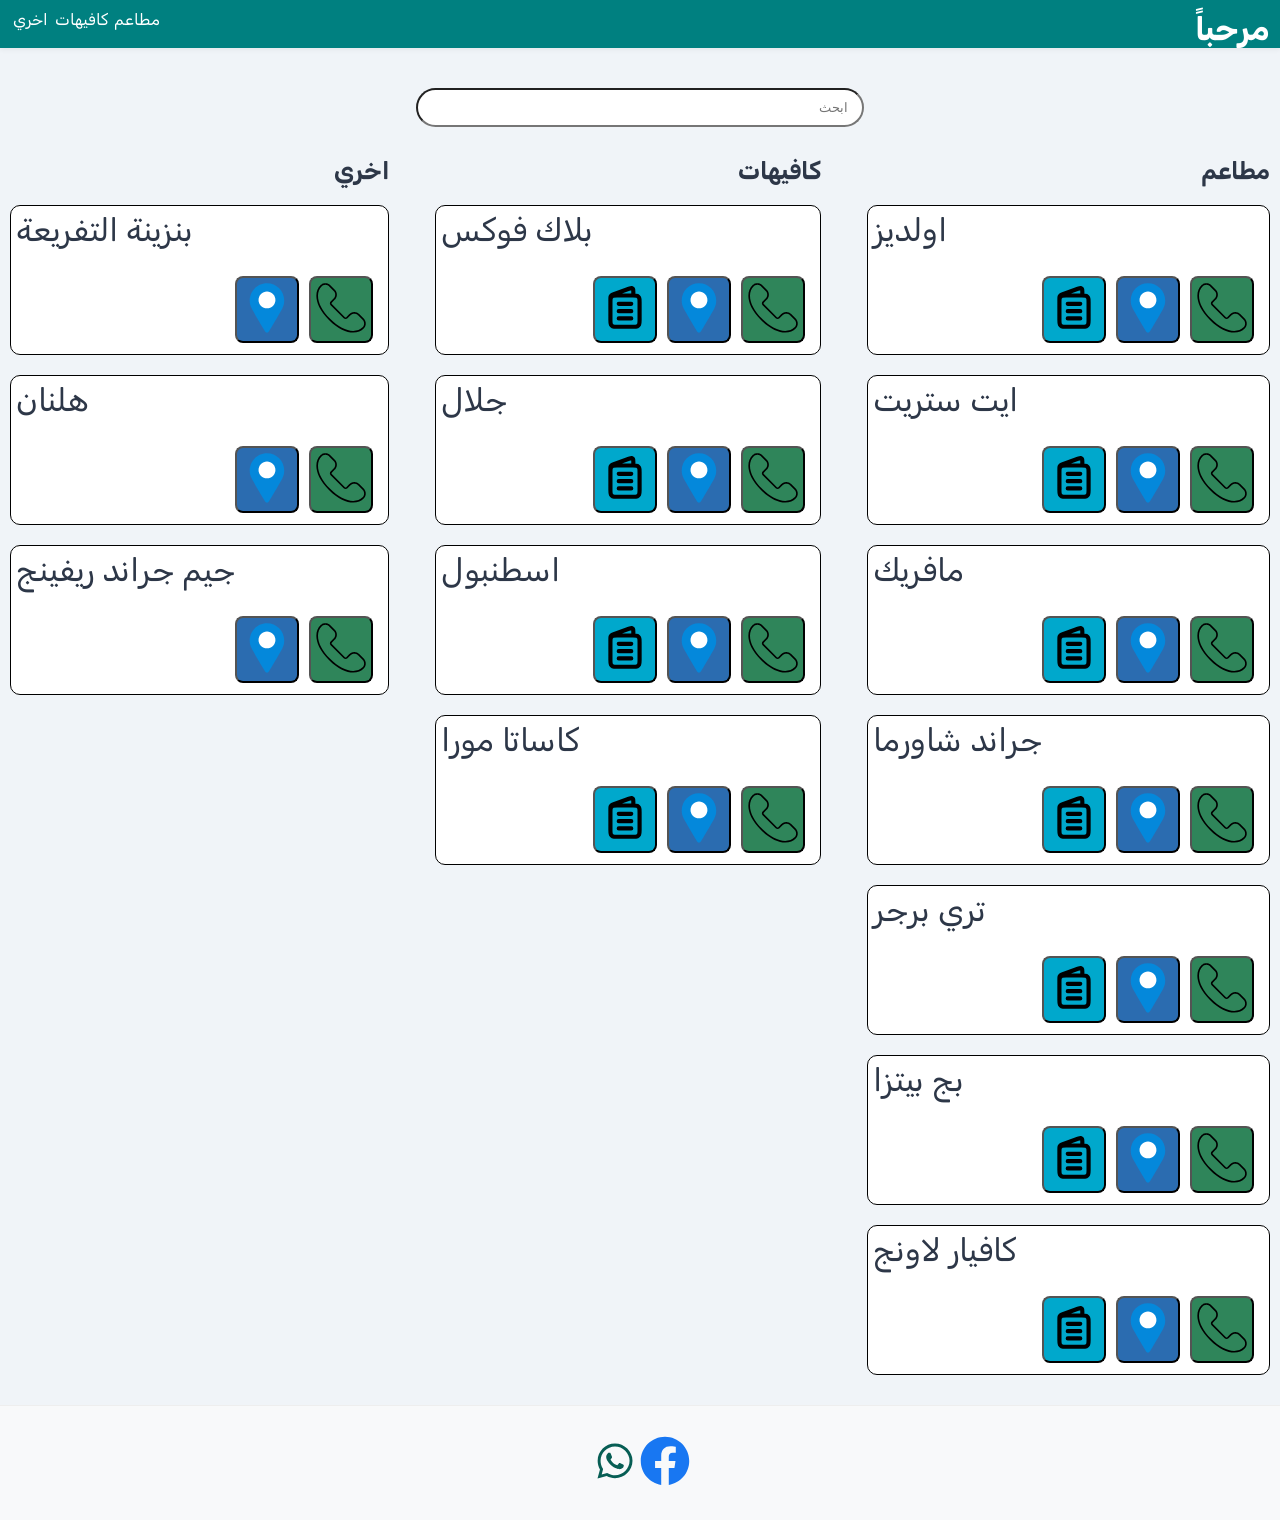
<file: code/HTML/index.html>
<!DOCTYPE html>
<html lang="en">
<head>
    <meta charset="UTF-8">
    <link rel="stylesheet" href="../CSS/style.css">
    <link rel="stylesheet" href="../CSS/footer.css">
    <link rel="stylesheet" href="../CSS/color2.css">
    <link rel="stylesheet" href="../CSS/phon.css">
    <title>دليل التفريعة السياحي</title>
</head>
<body>
    <header class="header">
        <h1 id="hello">مرحباً</h1>
            <button class="hum">
            <div class="one"></div>
            <div class="two"></div>
            <div class="three"></div>
            </button>
        <ul class="uol">
            <li><a href="#restaurants">مطاعم</a></li>
            <li><a href="#cafe">كافيهات</a></li>
            <li><a href="#other">اخري</a></li>
        </ul>
    </header>
    <div class="list"></div>
    <form class="search1">
        <input type="text" class="search" placeholder=" ابحث">
    </form>
    <main class="main">
        <section id="restaurants">
            <h2>مطاعم</h2>
        </section>
        <section id="cafe">
            <h2>كافيهات</h2>
        </section>
        <section id="other">
            <h2>اخري</h2>
        </section>
    </main>
    <footer>
        <a href="" style="--color: #1877F2" class="fb">
            <svg xmlns="http://www.w3.org/2000/svg" viewBox="0 0 512 512"><!--!Font Awesome Free v5.15.4 by @fontawesome - https://fontawesome.com License - https://fontawesome.com/license/free Copyright 2026 Fonticons, Inc.--><path d="M504 256C504 119 393 8 256 8S8 119 8 256c0 123.78 90.69 226.38 209.25 245V327.69h-63V256h63v-54.64c0-62.15 37-96.48 93.67-96.48 27.14 0 55.52 4.84 55.52 4.84v61h-31.28c-30.8 0-40.41 19.12-40.41 38.73V256h68.78l-11 71.69h-57.78V501C413.31 482.38 504 379.78 504 256z"/></svg>
        </a>
        <a href="" style="--color:#075E54" class="wa">
            <svg xmlns="http://www.w3.org/2000/svg" viewBox="0 0 640 640"><!--!Font Awesome Free v7.3.0 by @fontawesome - https://fontawesome.com License - https://fontawesome.com/license/free Copyright 2026 Fonticons, Inc.--><path d="M476.9 161.1C435 119.1 379.2 96 319.9 96C197.5 96 97.9 195.6 97.9 318C97.9 357.1 108.1 395.3 127.5 429L96 544L213.7 513.1C246.1 530.8 282.6 540.1 319.8 540.1L319.9 540.1C442.2 540.1 544 440.5 544 318.1C544 258.8 518.8 203.1 476.9 161.1zM319.9 502.7C286.7 502.7 254.2 493.8 225.9 477L219.2 473L149.4 491.3L168 423.2L163.6 416.2C145.1 386.8 135.4 352.9 135.4 318C135.4 216.3 218.2 133.5 320 133.5C369.3 133.5 415.6 152.7 450.4 187.6C485.2 222.5 506.6 268.8 506.5 318.1C506.5 419.9 421.6 502.7 319.9 502.7zM421.1 364.5C415.6 361.7 388.3 348.3 383.2 346.5C378.1 344.6 374.4 343.7 370.7 349.3C367 354.9 356.4 367.3 353.1 371.1C349.9 374.8 346.6 375.3 341.1 372.5C308.5 356.2 287.1 343.4 265.6 306.5C259.9 296.7 271.3 297.4 281.9 276.2C283.7 272.5 282.8 269.3 281.4 266.5C280 263.7 268.9 236.4 264.3 225.3C259.8 214.5 255.2 216 251.8 215.8C248.6 215.6 244.9 215.6 241.2 215.6C237.5 215.6 231.5 217 226.4 222.5C221.3 228.1 207 241.5 207 268.8C207 296.1 226.9 322.5 229.6 326.2C232.4 329.9 268.7 385.9 324.4 410C359.6 425.2 373.4 426.5 391 423.9C401.7 422.3 423.8 410.5 428.4 397.5C433 384.5 433 373.4 431.6 371.1C430.3 368.6 426.6 367.2 421.1 364.5z"/></svg>
        </a>
    </footer>

    <div class="svg">
        <svg xmlns="http://www.w3.org/2000/svg" xmlns:xlink="http://www.w3.org/1999/xlink" version="1.1" width="256" height="256" viewBox="0 0 256 256" xml:space="preserve" class="location2">
<g style="stroke: none; stroke-width: 0; stroke-dasharray: none; stroke-linecap: butt; stroke-linejoin: miter; stroke-miterlimit: 10; fill: none; fill-rule: nonzero; opacity: 1;" transform="translate(1.4065934065934016 1.4065934065934016) scale(2.81 2.81)">
	<path d="M 45 90 c -1.415 0 -2.725 -0.748 -3.444 -1.966 l -4.385 -7.417 C 28.167 65.396 19.664 51.02 16.759 45.189 c -2.112 -4.331 -3.175 -8.955 -3.175 -13.773 C 13.584 14.093 27.677 0 45 0 c 17.323 0 31.416 14.093 31.416 31.416 c 0 4.815 -1.063 9.438 -3.157 13.741 c -0.025 0.052 -0.053 0.104 -0.08 0.155 c -2.961 5.909 -11.41 20.193 -20.353 35.309 l -4.382 7.413 C 47.725 89.252 46.415 90 45 90 z" style="stroke: none; stroke-width: 1; stroke-dasharray: none; stroke-linecap: butt; stroke-linejoin: miter; stroke-miterlimit: 10; fill: rgb(4,136,219); fill-rule: nonzero; opacity: 1;" transform=" matrix(1 0 0 1 0 0) " stroke-linecap="round"/>
	<path d="M 45 45.678 c -8.474 0 -15.369 -6.894 -15.369 -15.368 S 36.526 14.941 45 14.941 c 8.474 0 15.368 6.895 15.368 15.369 S 53.474 45.678 45 45.678 z" style="stroke: none; stroke-width: 1; stroke-dasharray: none; stroke-linecap: butt; stroke-linejoin: miter; stroke-miterlimit: 10; fill: rgb(255,255,255); fill-rule: nonzero; opacity: 1;" transform=" matrix(1 0 0 1 0 0) " stroke-linecap="round"/>
</g>
</svg>
<svg xmlns="http://www.w3.org/2000/svg" xmlns:xlink="http://www.w3.org/1999/xlink" version="1.1" width="256" height="256" viewBox="0 0 256 256" xml:space="preserve" class="call2">
<g style="stroke: none; stroke-width: 0; stroke-dasharray: none; stroke-linecap: butt; stroke-linejoin: miter; stroke-miterlimit: 10; fill: none; fill-rule: nonzero; opacity: 1;" transform="translate(1.4065934065934016 1.4065934065934016) scale(2.81 2.81)">
	<path d="M 16.639 2.864 c 0.071 0 0.142 0.001 0.215 0.003 c 0.131 0.003 0.261 0.011 0.388 0.019 c 0.171 0.011 0.342 0.024 0.513 0.044 c 0.137 0.016 0.273 0.038 0.409 0.059 c 0.162 0.026 0.323 0.051 0.487 0.086 c 0.129 0.027 0.255 0.061 0.425 0.104 l 0.056 0.015 c 0.133 0.034 0.266 0.067 0.398 0.108 c 0.123 0.038 0.244 0.084 0.366 0.128 l 0.076 0.028 l 0.124 0.045 c 0.098 0.035 0.197 0.07 0.294 0.11 c 0.122 0.051 0.242 0.11 0.362 0.168 l 0.094 0.045 l 0.165 0.078 c 0.072 0.034 0.144 0.066 0.215 0.104 c 0.125 0.067 0.246 0.143 0.368 0.217 l 0.099 0.061 l 0.192 0.115 c 0.047 0.028 0.096 0.054 0.143 0.086 c 0.153 0.102 0.3 0.217 0.447 0.33 l 0.054 0.041 c 0.067 0.051 0.135 0.101 0.203 0.15 l 0.059 0.042 c 0.257 0.21 0.499 0.429 0.72 0.649 l 8.159 8.159 c 0.221 0.221 0.439 0.463 0.641 0.709 l 0.053 0.072 c 0.049 0.068 0.098 0.135 0.149 0.202 l 0.046 0.061 c 0.111 0.145 0.223 0.288 0.324 0.44 c 0.032 0.048 0.059 0.098 0.088 0.147 l 0.112 0.188 l 0.063 0.103 c 0.074 0.12 0.149 0.24 0.215 0.365 c 0.038 0.071 0.071 0.144 0.104 0.216 l 0.077 0.163 l 0.046 0.096 c 0.057 0.119 0.116 0.238 0.167 0.36 c 0.04 0.095 0.073 0.192 0.108 0.289 l 0.046 0.127 l 0.028 0.076 c 0.045 0.122 0.09 0.244 0.129 0.37 c 0.04 0.128 0.072 0.258 0.105 0.388 l 0.024 0.095 c 0.034 0.132 0.069 0.264 0.098 0.399 c 0.034 0.159 0.059 0.319 0.084 0.48 c 0.022 0.138 0.044 0.275 0.06 0.415 c 0.02 0.17 0.032 0.34 0.043 0.509 c 0.008 0.13 0.016 0.259 0.019 0.389 c 0.004 0.179 0.003 0.358 -0.002 0.536 c -0.004 0.121 -0.009 0.242 -0.017 0.364 c -0.012 0.187 -0.03 0.373 -0.052 0.555 c -0.014 0.111 -0.03 0.222 -0.048 0.334 c -0.031 0.194 -0.065 0.386 -0.107 0.577 c -0.02 0.09 -0.043 0.178 -0.073 0.297 c -0.05 0.199 -0.104 0.398 -0.166 0.593 c -0.016 0.051 -0.035 0.101 -0.053 0.152 l -0.038 0.106 c -0.072 0.204 -0.146 0.407 -0.231 0.605 l -0.037 0.079 l -0.064 0.137 c -0.096 0.209 -0.194 0.416 -0.316 0.637 l -0.087 0.148 c -0.145 0.253 -0.259 0.439 -0.365 0.597 c -0.034 0.045 -0.067 0.09 -0.099 0.135 c -0.186 0.266 -0.343 0.474 -0.494 0.654 c -0.229 0.274 -0.408 0.473 -0.58 0.645 l -5.52 5.52 c -1.876 1.876 -1.876 4.927 0 6.803 l 23.86 23.86 c 0.909 0.909 2.117 1.409 3.402 1.409 c 1.285 0 2.493 -0.5 3.402 -1.409 l 5.52 -5.52 c 0.172 -0.172 0.371 -0.351 0.645 -0.581 c 0.181 -0.151 0.389 -0.309 0.654 -0.495 c 0.043 -0.03 0.085 -0.061 0.133 -0.097 c 0.16 -0.108 0.348 -0.223 0.604 -0.37 l 0.158 -0.095 c 0.204 -0.112 0.413 -0.21 0.624 -0.307 l 0.135 -0.063 l 0.074 -0.035 c 0.201 -0.086 0.405 -0.161 0.613 -0.234 l 0.106 -0.038 c 0.048 -0.017 0.096 -0.035 0.145 -0.051 c 0.198 -0.063 0.397 -0.117 0.629 -0.176 c 0.087 -0.022 0.174 -0.045 0.262 -0.064 c 0.193 -0.042 0.386 -0.077 0.583 -0.108 c 0.109 -0.017 0.218 -0.034 0.326 -0.047 c 0.187 -0.023 0.373 -0.04 0.565 -0.053 c 0.119 -0.008 0.239 -0.013 0.357 -0.017 c 0.108 -0.003 0.216 -0.005 0.325 -0.005 c 0.071 0 0.142 0.001 0.214 0.003 c 0.13 0.003 0.26 0.011 0.388 0.019 c 0.171 0.011 0.341 0.024 0.513 0.044 c 0.137 0.016 0.273 0.038 0.409 0.059 c 0.162 0.026 0.323 0.051 0.486 0.086 c 0.128 0.027 0.255 0.061 0.425 0.104 l 0.056 0.014 c 0.133 0.034 0.266 0.067 0.398 0.108 c 0.123 0.038 0.244 0.084 0.366 0.128 l 0.076 0.028 l 0.124 0.045 c 0.098 0.035 0.197 0.07 0.295 0.11 c 0.122 0.051 0.241 0.11 0.361 0.167 l 0.095 0.045 l 0.165 0.078 c 0.072 0.034 0.144 0.066 0.215 0.104 c 0.125 0.067 0.246 0.143 0.368 0.217 l 0.099 0.061 l 0.192 0.115 c 0.047 0.028 0.096 0.054 0.143 0.086 c 0.153 0.102 0.3 0.217 0.448 0.33 l 0.054 0.041 c 0.067 0.051 0.135 0.101 0.203 0.15 l 0.059 0.042 c 0.257 0.21 0.499 0.429 0.72 0.649 l 8.159 8.159 c 0.221 0.221 0.439 0.463 0.641 0.709 l 0.053 0.072 c 0.049 0.068 0.098 0.135 0.149 0.202 l 0.045 0.06 c 0.111 0.145 0.224 0.289 0.325 0.441 c 0.032 0.048 0.059 0.098 0.088 0.147 l 0.112 0.188 l 0.063 0.103 c 0.074 0.12 0.149 0.24 0.215 0.365 c 0.038 0.071 0.071 0.144 0.105 0.216 l 0.077 0.163 l 0.047 0.097 c 0.057 0.119 0.115 0.237 0.166 0.358 c 0.04 0.095 0.073 0.192 0.108 0.288 l 0.046 0.127 l 0.028 0.078 c 0.044 0.122 0.09 0.243 0.129 0.368 c 0.04 0.128 0.072 0.257 0.105 0.386 l 0.024 0.095 c 0.034 0.133 0.069 0.265 0.098 0.401 c 0.034 0.159 0.059 0.319 0.084 0.479 c 0.022 0.138 0.044 0.275 0.06 0.415 c 0.02 0.17 0.032 0.34 0.043 0.509 c 0.008 0.129 0.016 0.259 0.019 0.389 c 0.004 0.179 0.003 0.358 -0.002 0.535 c -0.004 0.121 -0.009 0.242 -0.017 0.364 c -0.012 0.187 -0.03 0.373 -0.052 0.555 c -0.014 0.111 -0.03 0.222 -0.048 0.334 c -0.031 0.194 -0.065 0.386 -0.107 0.577 c -0.02 0.09 -0.043 0.178 -0.073 0.297 c -0.05 0.2 -0.104 0.398 -0.166 0.593 c -0.016 0.051 -0.035 0.102 -0.053 0.152 l -0.038 0.106 c -0.072 0.204 -0.146 0.407 -0.231 0.605 l -0.037 0.079 l -0.064 0.137 c -0.096 0.209 -0.194 0.416 -0.316 0.637 l -0.087 0.148 c -0.145 0.253 -0.259 0.439 -0.365 0.597 c -0.034 0.045 -0.067 0.09 -0.099 0.135 c -0.186 0.266 -0.343 0.474 -0.494 0.653 c -0.229 0.274 -0.408 0.473 -0.58 0.645 l -0.026 0.026 l -0.026 0.027 c -3.996 4.199 -10.029 6.512 -16.988 6.512 c -12.981 0 -27.91 -7.839 -42.053 -22.089 C 10.839 50.511 3 35.464 3.138 22.403 C 3.21 15.59 5.522 9.675 9.649 5.749 l 0.027 -0.026 l 0.026 -0.026 c 0.172 -0.172 0.371 -0.351 0.645 -0.581 c 0.181 -0.151 0.389 -0.309 0.655 -0.495 c 0.043 -0.03 0.085 -0.061 0.133 -0.097 c 0.16 -0.108 0.348 -0.223 0.605 -0.37 l 0.158 -0.095 c 0.204 -0.112 0.413 -0.21 0.624 -0.307 l 0.135 -0.063 l 0.074 -0.035 c 0.201 -0.086 0.406 -0.161 0.613 -0.234 l 0.106 -0.038 c 0.049 -0.017 0.097 -0.035 0.145 -0.051 c 0.198 -0.063 0.397 -0.117 0.629 -0.176 c 0.087 -0.022 0.174 -0.045 0.262 -0.064 c 0.193 -0.042 0.386 -0.077 0.583 -0.108 c 0.109 -0.017 0.218 -0.034 0.325 -0.047 c 0.187 -0.023 0.373 -0.04 0.565 -0.053 c 0.119 -0.008 0.239 -0.013 0.357 -0.017 C 16.423 2.865 16.531 2.864 16.639 2.864 M 16.639 -0.136 c -0.138 0 -0.275 0.002 -0.413 0.006 c -0.157 0.005 -0.313 0.012 -0.469 0.022 c -0.244 0.016 -0.488 0.039 -0.731 0.069 C 14.883 -0.021 14.741 0 14.599 0.022 c -0.254 0.04 -0.506 0.086 -0.758 0.141 c -0.128 0.028 -0.255 0.061 -0.382 0.093 c -0.262 0.066 -0.522 0.137 -0.781 0.22 c -0.111 0.036 -0.221 0.077 -0.331 0.115 c -0.269 0.095 -0.536 0.194 -0.8 0.307 c -0.093 0.04 -0.184 0.085 -0.276 0.128 c -0.275 0.126 -0.548 0.257 -0.815 0.403 c -0.072 0.04 -0.142 0.084 -0.213 0.126 c -0.282 0.162 -0.56 0.329 -0.831 0.514 c -0.044 0.03 -0.086 0.065 -0.13 0.095 C 8.989 2.369 8.701 2.582 8.423 2.815 l 0 0 c -0.288 0.241 -0.572 0.49 -0.842 0.76 C -3.732 14.34 -4.744 39.272 23.096 66.904 c 16.498 16.622 32.035 22.96 44.167 22.96 c 8.188 0 14.824 -2.886 19.162 -7.444 c 0.27 -0.27 0.52 -0.554 0.76 -0.842 c 0 0 0 0 0 0 c 0.232 -0.277 0.444 -0.564 0.649 -0.855 c 0.032 -0.045 0.067 -0.088 0.098 -0.134 c 0.184 -0.27 0.35 -0.547 0.511 -0.827 c 0.042 -0.073 0.088 -0.144 0.128 -0.218 c 0.146 -0.266 0.276 -0.537 0.401 -0.811 c 0.043 -0.094 0.089 -0.186 0.13 -0.28 c 0.113 -0.262 0.211 -0.528 0.305 -0.796 c 0.039 -0.112 0.081 -0.223 0.117 -0.336 c 0.082 -0.257 0.153 -0.516 0.219 -0.777 c 0.033 -0.129 0.065 -0.257 0.094 -0.386 c 0.055 -0.25 0.1 -0.501 0.14 -0.754 c 0.023 -0.144 0.044 -0.287 0.062 -0.432 c 0.03 -0.242 0.052 -0.484 0.068 -0.727 c 0.01 -0.158 0.018 -0.315 0.022 -0.473 c 0.007 -0.233 0.008 -0.465 0.003 -0.698 c -0.004 -0.169 -0.013 -0.338 -0.024 -0.507 c -0.014 -0.222 -0.031 -0.444 -0.057 -0.665 c -0.021 -0.18 -0.049 -0.359 -0.077 -0.539 c -0.033 -0.21 -0.067 -0.419 -0.111 -0.627 c -0.04 -0.189 -0.089 -0.376 -0.137 -0.564 c -0.051 -0.197 -0.1 -0.393 -0.161 -0.587 c -0.061 -0.196 -0.133 -0.389 -0.203 -0.583 c -0.066 -0.182 -0.129 -0.365 -0.204 -0.545 c -0.084 -0.202 -0.181 -0.398 -0.276 -0.596 c -0.08 -0.167 -0.154 -0.335 -0.242 -0.498 c -0.111 -0.209 -0.238 -0.41 -0.361 -0.614 c -0.089 -0.146 -0.171 -0.296 -0.267 -0.439 c -0.15 -0.225 -0.317 -0.441 -0.483 -0.658 c -0.087 -0.114 -0.165 -0.232 -0.256 -0.343 c -0.265 -0.324 -0.548 -0.639 -0.85 -0.941 l -8.159 -8.159 c -0.302 -0.302 -0.617 -0.584 -0.941 -0.85 c -0.111 -0.091 -0.228 -0.168 -0.341 -0.255 c -0.218 -0.166 -0.434 -0.334 -0.66 -0.484 c -0.143 -0.095 -0.291 -0.176 -0.437 -0.265 c -0.204 -0.124 -0.406 -0.251 -0.615 -0.362 c -0.163 -0.087 -0.331 -0.162 -0.497 -0.241 c -0.198 -0.095 -0.396 -0.192 -0.598 -0.276 c -0.18 -0.075 -0.364 -0.138 -0.547 -0.205 c -0.193 -0.07 -0.384 -0.141 -0.58 -0.202 c -0.196 -0.061 -0.394 -0.111 -0.592 -0.162 c -0.186 -0.048 -0.372 -0.096 -0.559 -0.136 c -0.21 -0.044 -0.42 -0.079 -0.631 -0.112 c -0.178 -0.028 -0.356 -0.056 -0.535 -0.077 c -0.222 -0.026 -0.444 -0.043 -0.667 -0.057 c -0.169 -0.011 -0.337 -0.02 -0.506 -0.024 c -0.096 -0.002 -0.192 -0.003 -0.287 -0.003 c -0.138 0 -0.275 0.002 -0.413 0.006 c -0.157 0.005 -0.313 0.012 -0.469 0.022 c -0.244 0.016 -0.488 0.039 -0.731 0.069 c -0.143 0.018 -0.285 0.039 -0.428 0.061 c -0.254 0.04 -0.506 0.086 -0.758 0.141 c -0.128 0.028 -0.255 0.061 -0.382 0.093 c -0.262 0.066 -0.522 0.137 -0.781 0.22 c -0.111 0.036 -0.221 0.077 -0.331 0.115 c -0.269 0.095 -0.536 0.194 -0.8 0.307 c -0.093 0.04 -0.184 0.085 -0.276 0.128 c -0.275 0.126 -0.548 0.257 -0.815 0.403 c -0.072 0.04 -0.142 0.084 -0.213 0.126 c -0.282 0.162 -0.56 0.329 -0.831 0.514 c -0.044 0.03 -0.086 0.065 -0.13 0.095 c -0.293 0.205 -0.581 0.418 -0.859 0.651 l 0 0 c -0.288 0.241 -0.572 0.49 -0.842 0.76 l -5.52 5.52 c -0.354 0.354 -0.817 0.53 -1.28 0.53 c -0.463 0 -0.927 -0.177 -1.28 -0.53 L 28.272 37.867 c -0.707 -0.707 -0.707 -1.854 0 -2.561 l 5.52 -5.52 c 0.27 -0.27 0.52 -0.554 0.761 -0.842 c 0 0 0 0 0 0 c 0.232 -0.277 0.444 -0.564 0.649 -0.855 c 0.032 -0.045 0.067 -0.088 0.098 -0.134 c 0.184 -0.27 0.35 -0.547 0.511 -0.827 c 0.042 -0.073 0.088 -0.144 0.128 -0.218 c 0.146 -0.266 0.276 -0.537 0.401 -0.811 c 0.043 -0.094 0.089 -0.186 0.13 -0.28 c 0.113 -0.262 0.211 -0.528 0.305 -0.796 c 0.039 -0.112 0.081 -0.223 0.117 -0.336 c 0.082 -0.257 0.153 -0.516 0.219 -0.777 c 0.033 -0.129 0.065 -0.257 0.094 -0.386 c 0.055 -0.25 0.1 -0.501 0.14 -0.754 c 0.023 -0.144 0.044 -0.287 0.062 -0.432 c 0.03 -0.242 0.052 -0.484 0.068 -0.727 c 0.011 -0.158 0.018 -0.315 0.022 -0.473 c 0.007 -0.233 0.008 -0.465 0.003 -0.698 c -0.004 -0.169 -0.013 -0.338 -0.024 -0.507 c -0.014 -0.222 -0.031 -0.444 -0.057 -0.665 c -0.021 -0.18 -0.049 -0.359 -0.077 -0.539 c -0.033 -0.21 -0.068 -0.419 -0.111 -0.627 c -0.04 -0.189 -0.089 -0.376 -0.137 -0.564 c -0.051 -0.197 -0.1 -0.393 -0.161 -0.587 c -0.061 -0.196 -0.133 -0.389 -0.203 -0.583 c -0.066 -0.182 -0.129 -0.365 -0.204 -0.545 c -0.084 -0.202 -0.181 -0.398 -0.276 -0.596 c -0.08 -0.167 -0.154 -0.335 -0.242 -0.498 c -0.111 -0.209 -0.238 -0.41 -0.361 -0.614 c -0.089 -0.146 -0.171 -0.296 -0.267 -0.439 c -0.15 -0.225 -0.317 -0.441 -0.483 -0.658 c -0.087 -0.114 -0.165 -0.232 -0.256 -0.343 c -0.265 -0.324 -0.548 -0.639 -0.85 -0.941 l -8.159 -8.159 c -0.302 -0.302 -0.617 -0.584 -0.941 -0.85 c -0.111 -0.091 -0.228 -0.168 -0.342 -0.255 c -0.218 -0.166 -0.434 -0.334 -0.66 -0.484 c -0.143 -0.095 -0.291 -0.176 -0.437 -0.265 c -0.204 -0.124 -0.406 -0.251 -0.615 -0.362 c -0.163 -0.087 -0.331 -0.162 -0.497 -0.241 c -0.198 -0.095 -0.396 -0.192 -0.598 -0.276 c -0.18 -0.075 -0.364 -0.138 -0.547 -0.205 c -0.193 -0.07 -0.384 -0.141 -0.58 -0.202 c -0.196 -0.061 -0.394 -0.111 -0.592 -0.162 c -0.186 -0.048 -0.372 -0.096 -0.559 -0.136 c -0.21 -0.044 -0.42 -0.079 -0.631 -0.112 c -0.178 -0.028 -0.356 -0.056 -0.535 -0.077 c -0.222 -0.026 -0.444 -0.043 -0.667 -0.057 c -0.169 -0.011 -0.337 -0.02 -0.506 -0.024 C 16.831 -0.135 16.735 -0.136 16.639 -0.136 L 16.639 -0.136 z" style="stroke: none; stroke-width: 1; stroke-dasharray: none; stroke-linecap: butt; stroke-linejoin: miter; stroke-miterlimit: 10; fill: rgb(0,0,0); fill-rule: nonzero; opacity: 1;" transform=" matrix(1 0 0 1 0 0) " stroke-linecap="round"/>
</g>
</svg>
<?xml version="1.0" encoding="utf-8"?><!-- Uploaded to: SVG Repo, www.svgrepo.com, Generator: SVG Repo Mixer Tools -->
<svg width="800px" height="800px" viewBox="0 0 24 24" fill="none" xmlns="http://www.w3.org/2000/svg" class="menu2">
<path d="M16 6.00008V4.2844C16 3.51587 16 3.13161 15.8387 2.88321C15.6976 2.66587 15.4776 2.5118 15.2252 2.45345C14.9366 2.38677 14.5755 2.51809 13.8532 2.78073L6.57982 5.4256C6.01064 5.63257 5.72605 5.73606 5.51615 5.91845C5.33073 6.07956 5.18772 6.28374 5.09968 6.51304C5 6.77264 5 7.07546 5 7.6811V12.0001M9 17.0001H15M9 13.5001H15M9 10.0001H15M8.2 21.0001H15.8C16.9201 21.0001 17.4802 21.0001 17.908 20.7821C18.2843 20.5903 18.5903 20.2844 18.782 19.9081C19 19.4802 19 18.9202 19 17.8001V9.20008C19 8.07997 19 7.51992 18.782 7.0921C18.5903 6.71577 18.2843 6.40981 17.908 6.21807C17.4802 6.00008 16.9201 6.00008 15.8 6.00008H8.2C7.0799 6.00008 6.51984 6.00008 6.09202 6.21807C5.71569 6.40981 5.40973 6.71577 5.21799 7.0921C5 7.51992 5 8.07997 5 9.20008V17.8001C5 18.9202 5 19.4802 5.21799 19.9081C5.40973 20.2844 5.71569 20.5903 6.09202 20.7821C6.51984 21.0001 7.07989 21.0001 8.2 21.0001Z" stroke="#000000" stroke-width="2" stroke-linecap="round" stroke-linejoin="round"/>
</svg>
    </div>

    <script type="module" src="../JS/cafe.js"></script>
    <script type="module" src="../JS/other.js"></script>
    <script type="module" src="../JS/restaurant.js"></script>
    <script type="module" src="../JS/search.js"></script>
    <script type="module" src="../JS/hum.js"></script>

</body>
</html>
</file>
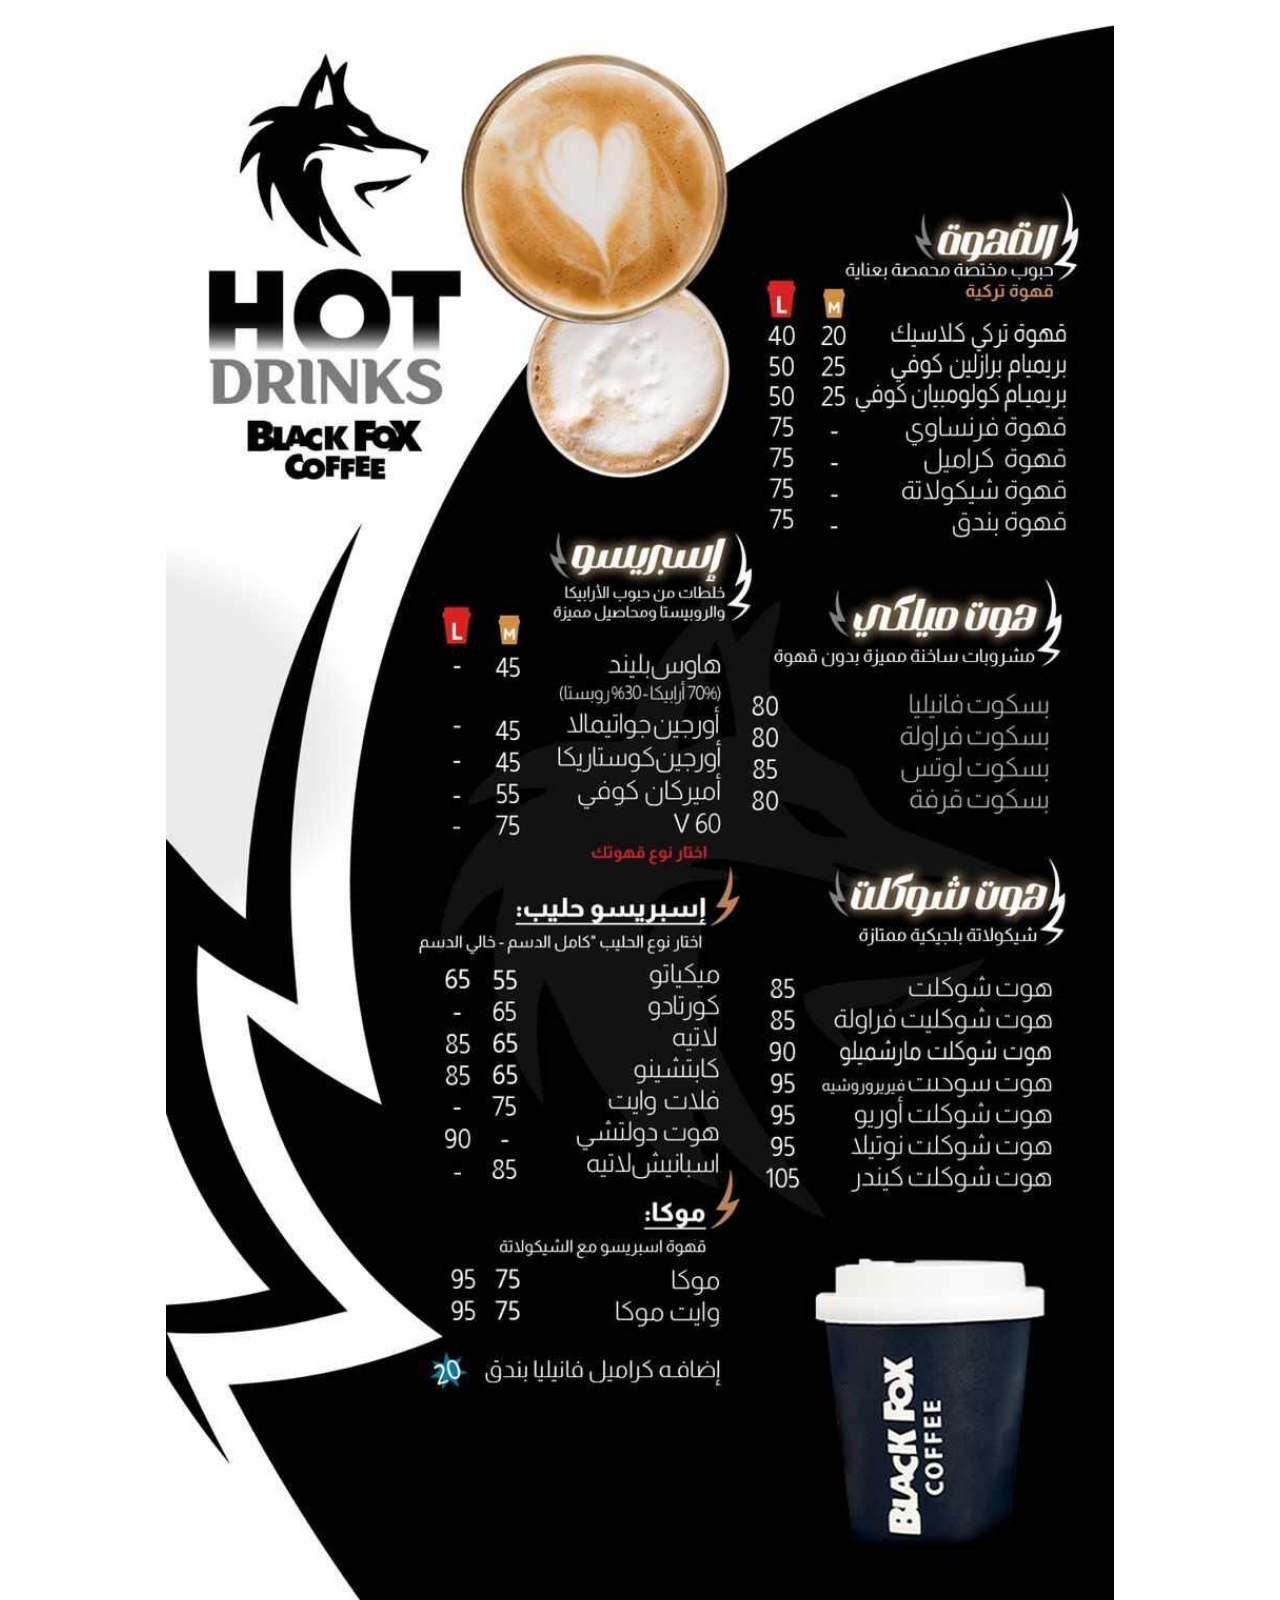
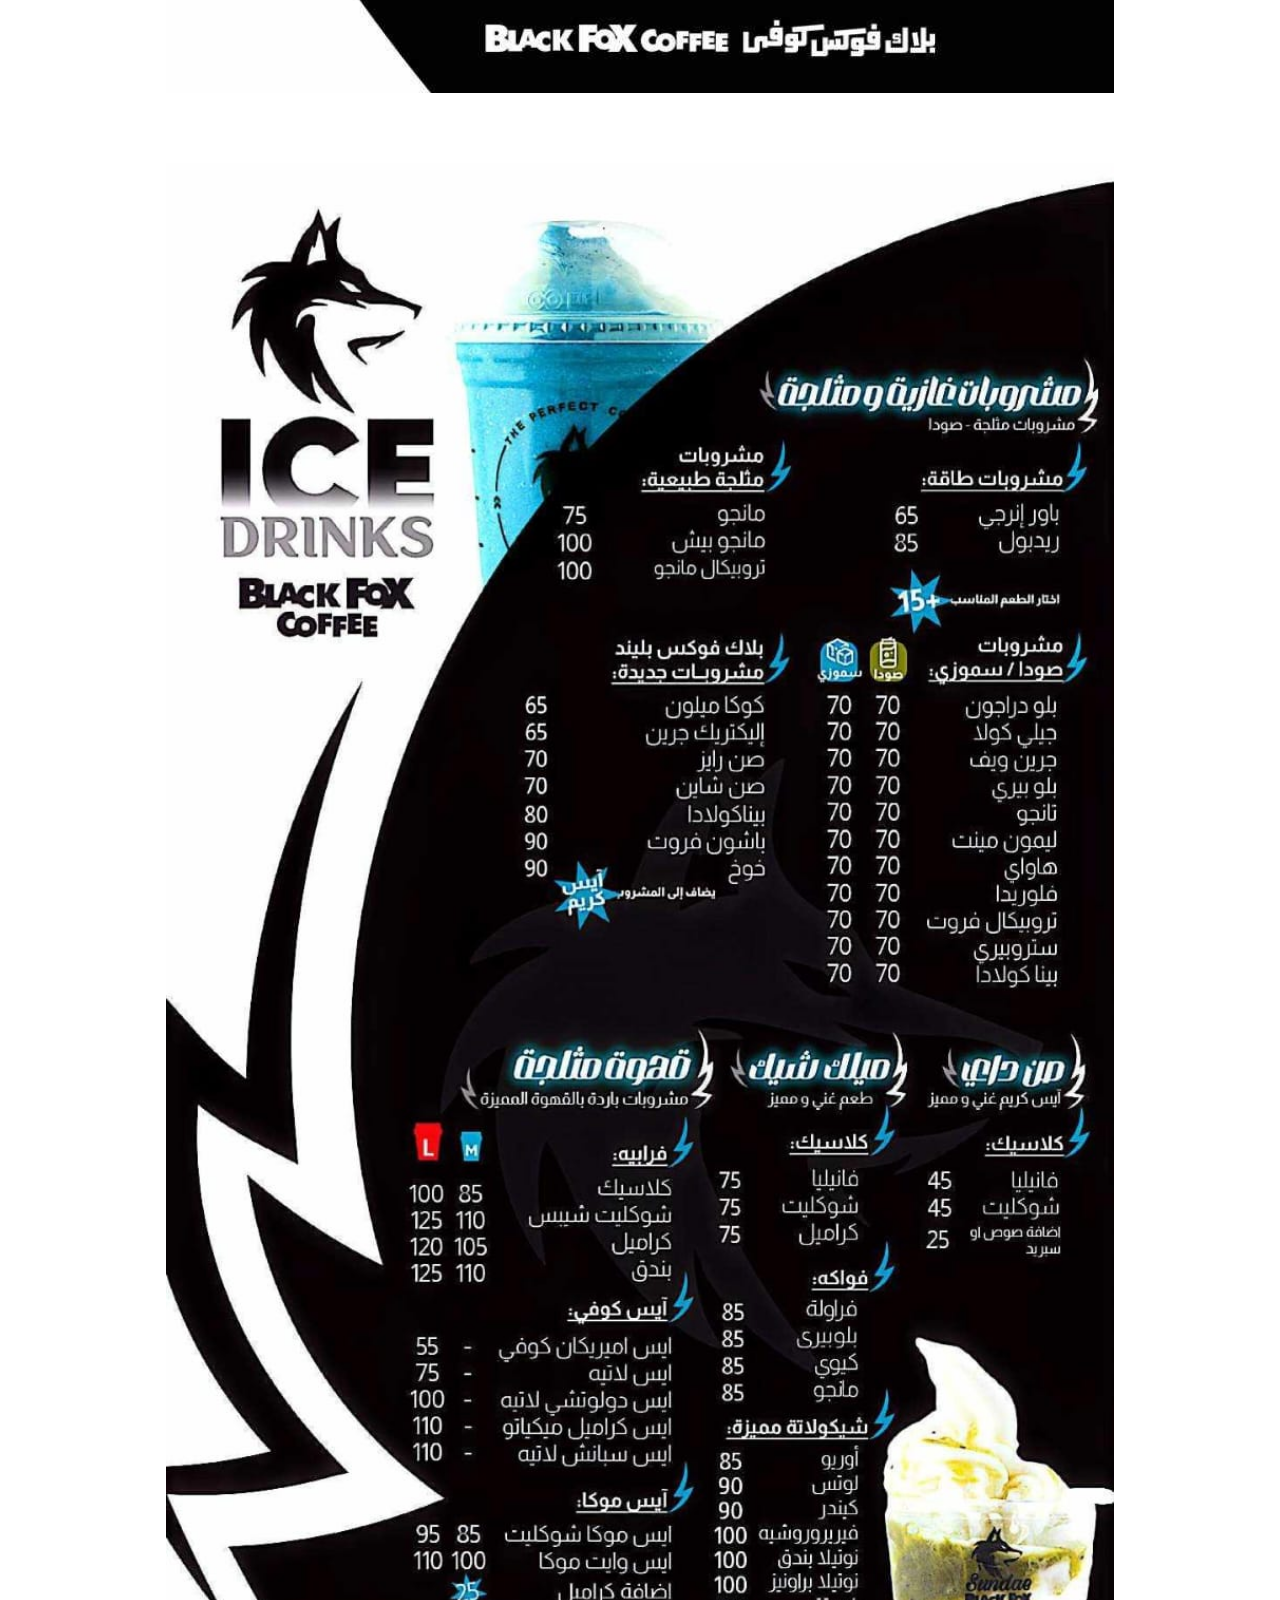
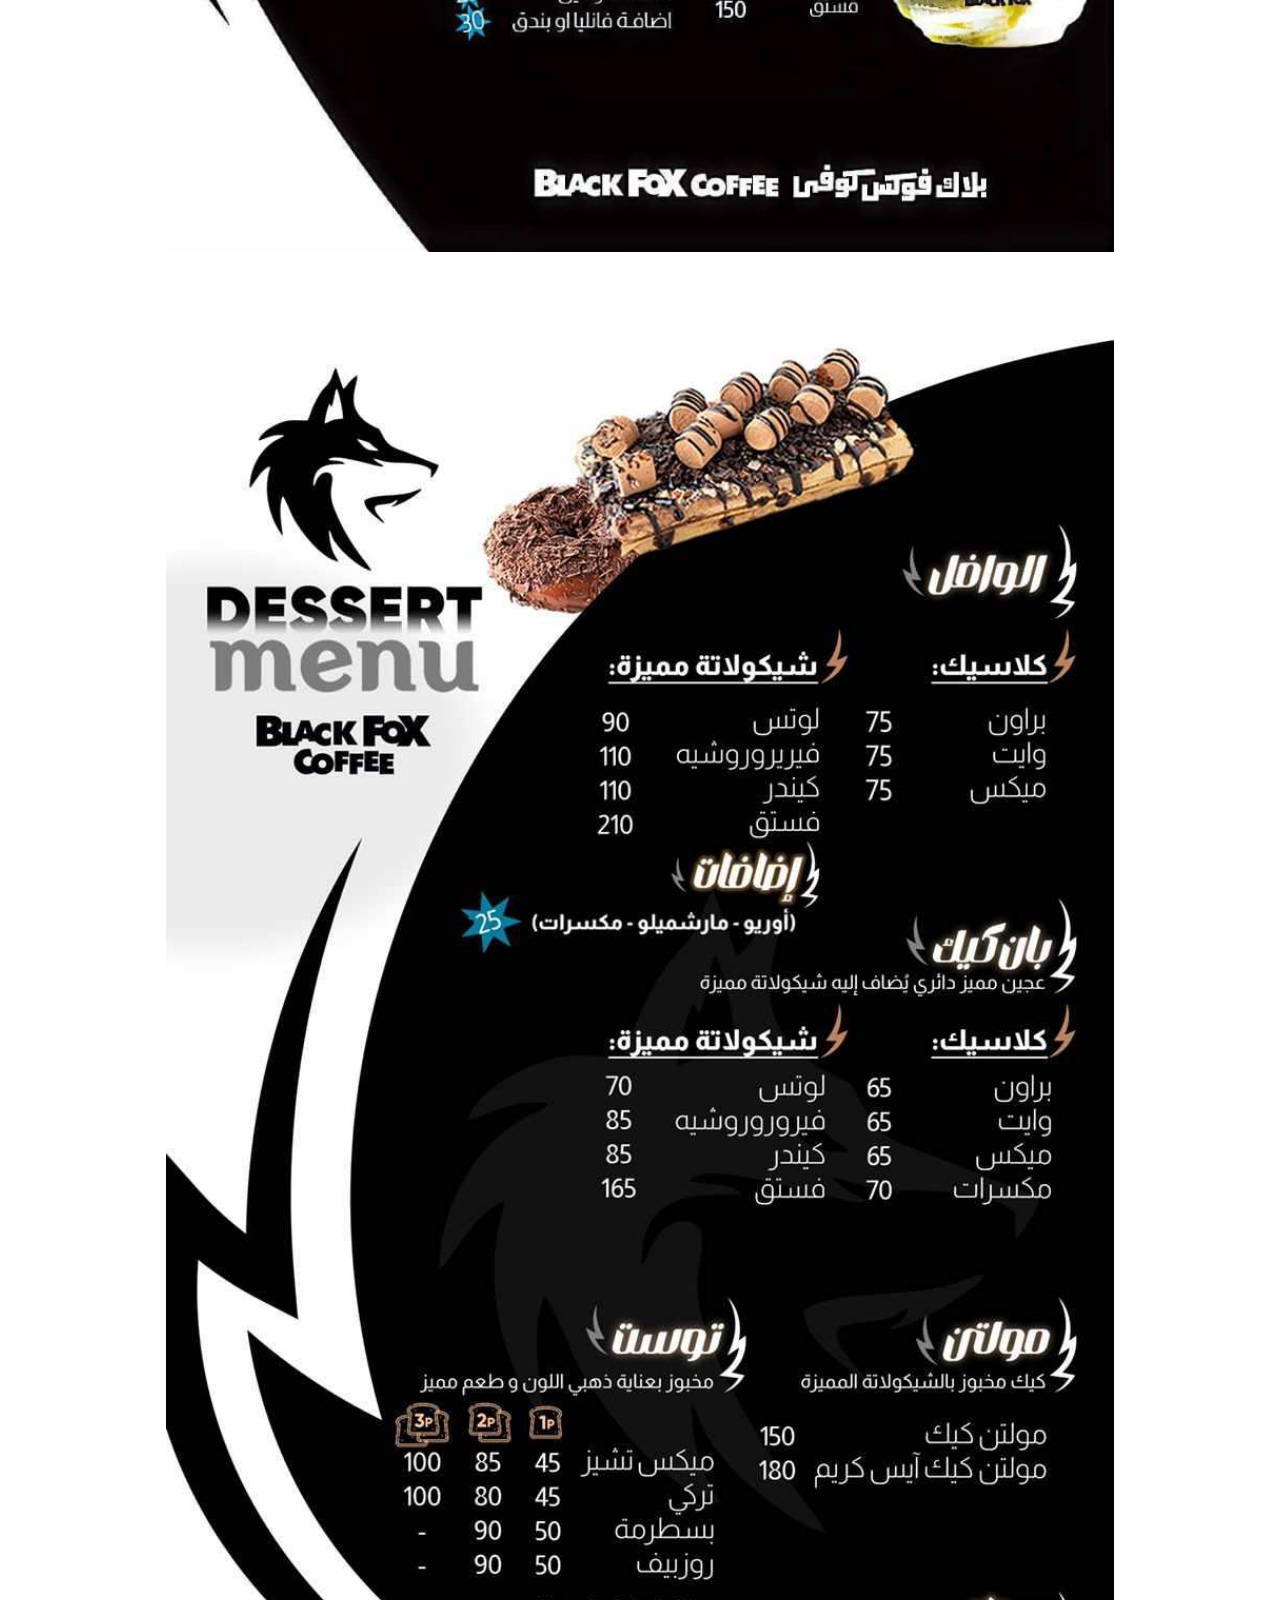
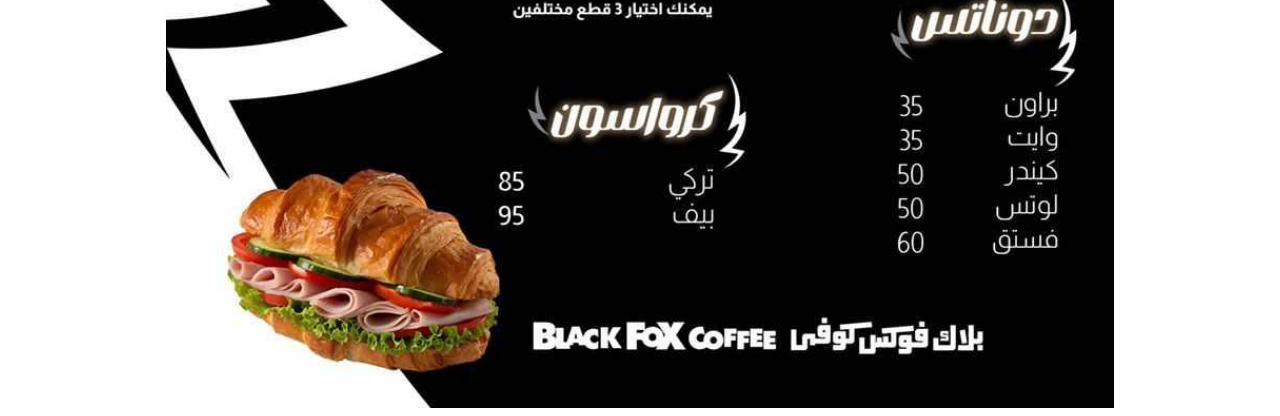
<file: code/HTML/menu.html>
<!DOCTYPE html>
<html lang="en">
    <head>
    <meta charset="UTF-8">
    <title>menu page</title>
    <style>
        body{
            display: flex;
            flex-direction: column;
            gap: 70px;
        }
        .imge{
            width: 75%;
            margin-left: 12.5%;
        }
    </style>
    </head>
    <body>
    <script type="module">

    import { cafe } from '.././JS/data/cafe.js';

    const ACN = cafe.length - 1;

    const urlparms = new URLSearchParams(window.location.search);
    let counter = Number(urlparms.get('c')) || 0;

    if (!cafe[counter]){
        counter = 0;
    }

    let ON = Object.keys(cafe[counter]).length - 3;

    let counter2 = 1;

            while( ON >= counter2){

                let img = document.createElement("img");
                let imgsrc = "imge" + counter2;
                let imgsrc2 = cafe[counter][imgsrc];
                img.src = imgsrc2;

                img.className = "imge"

                document.body.appendChild(img);

                counter2++;
            }

    </script>
    </body>
</html>
</file>
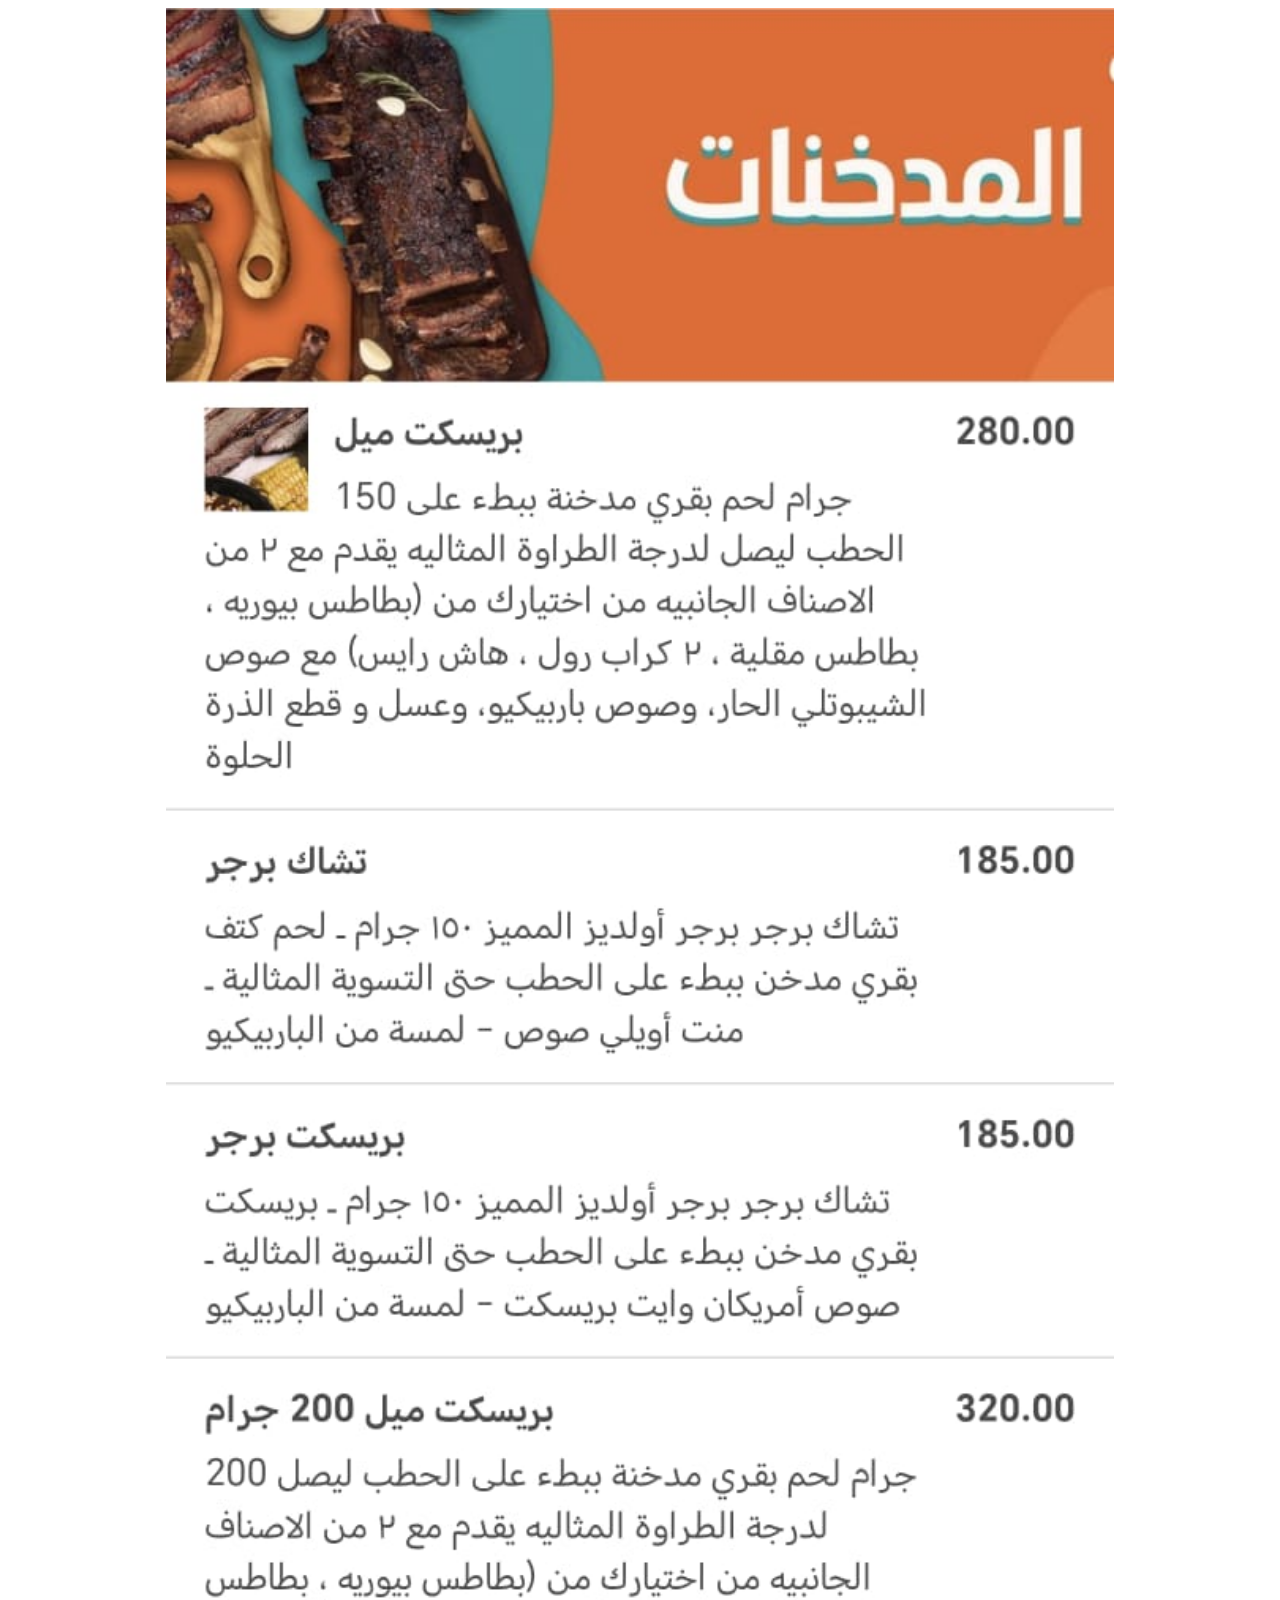
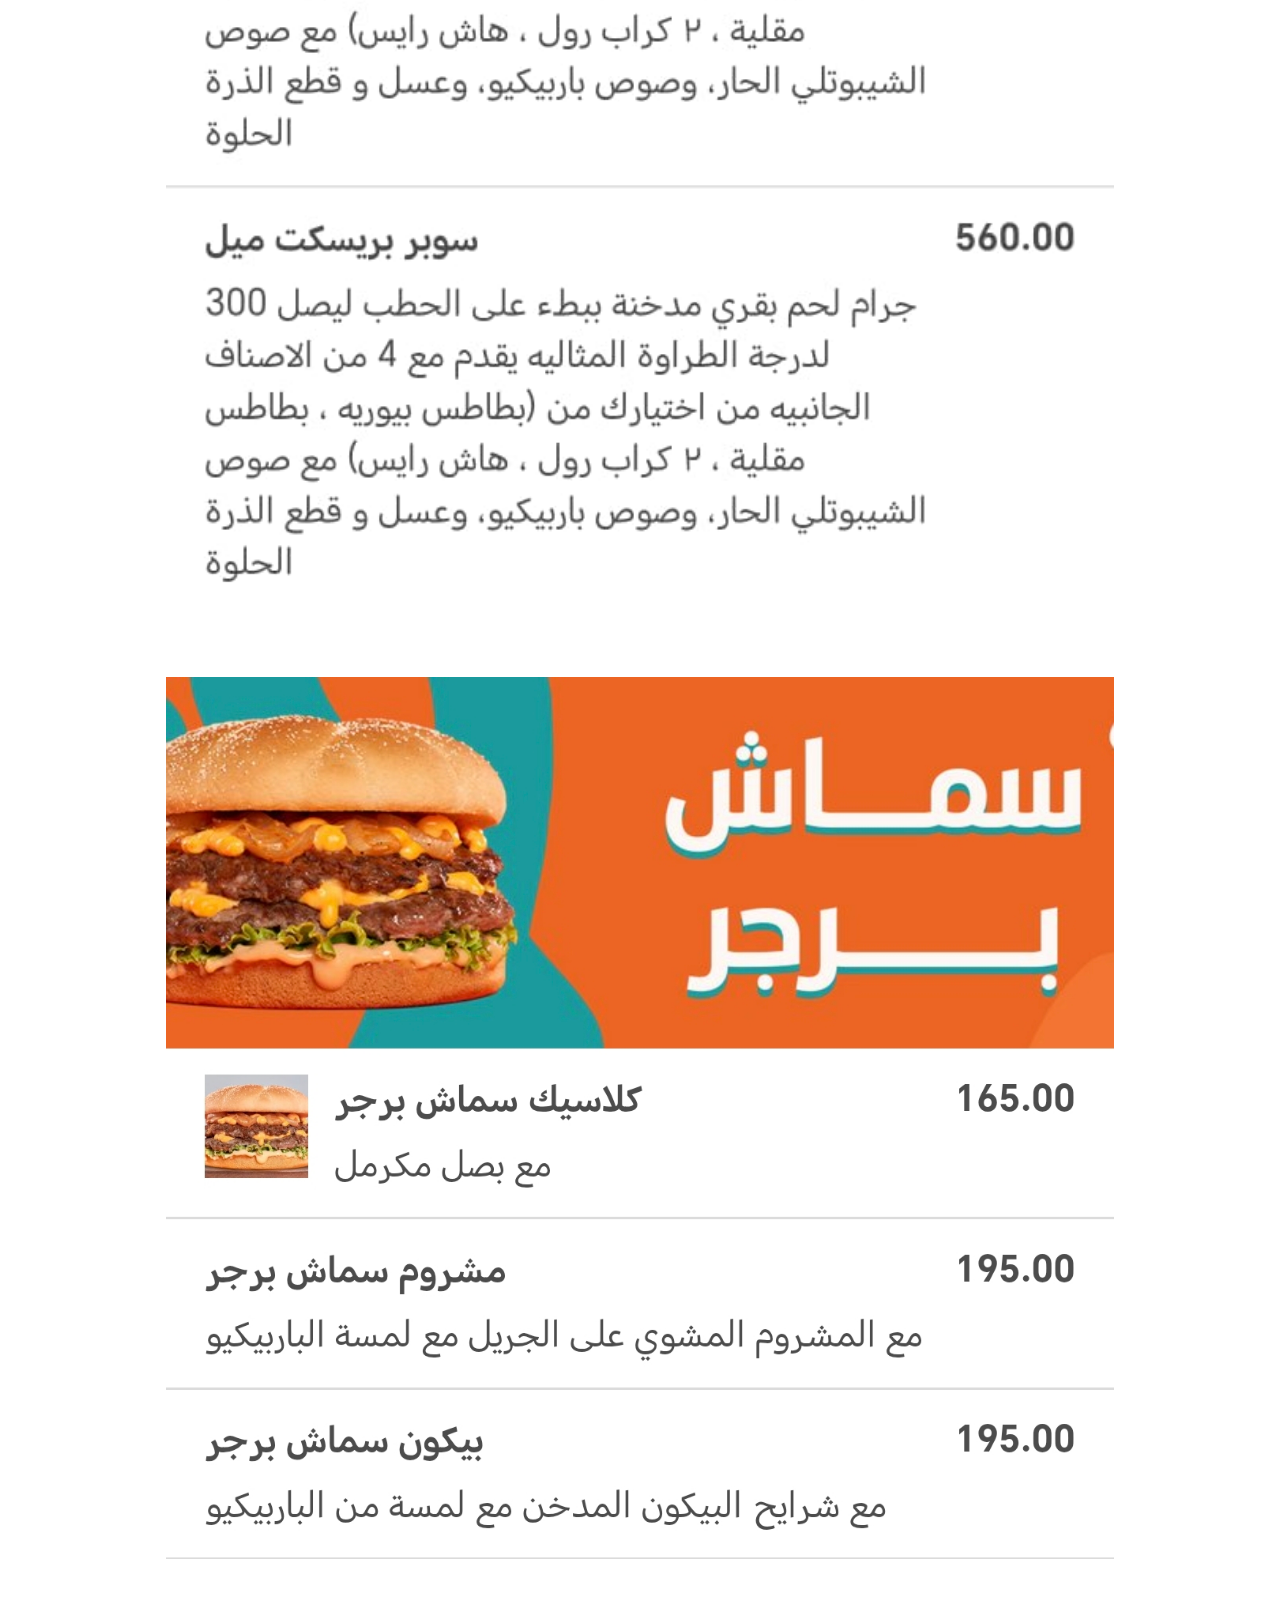
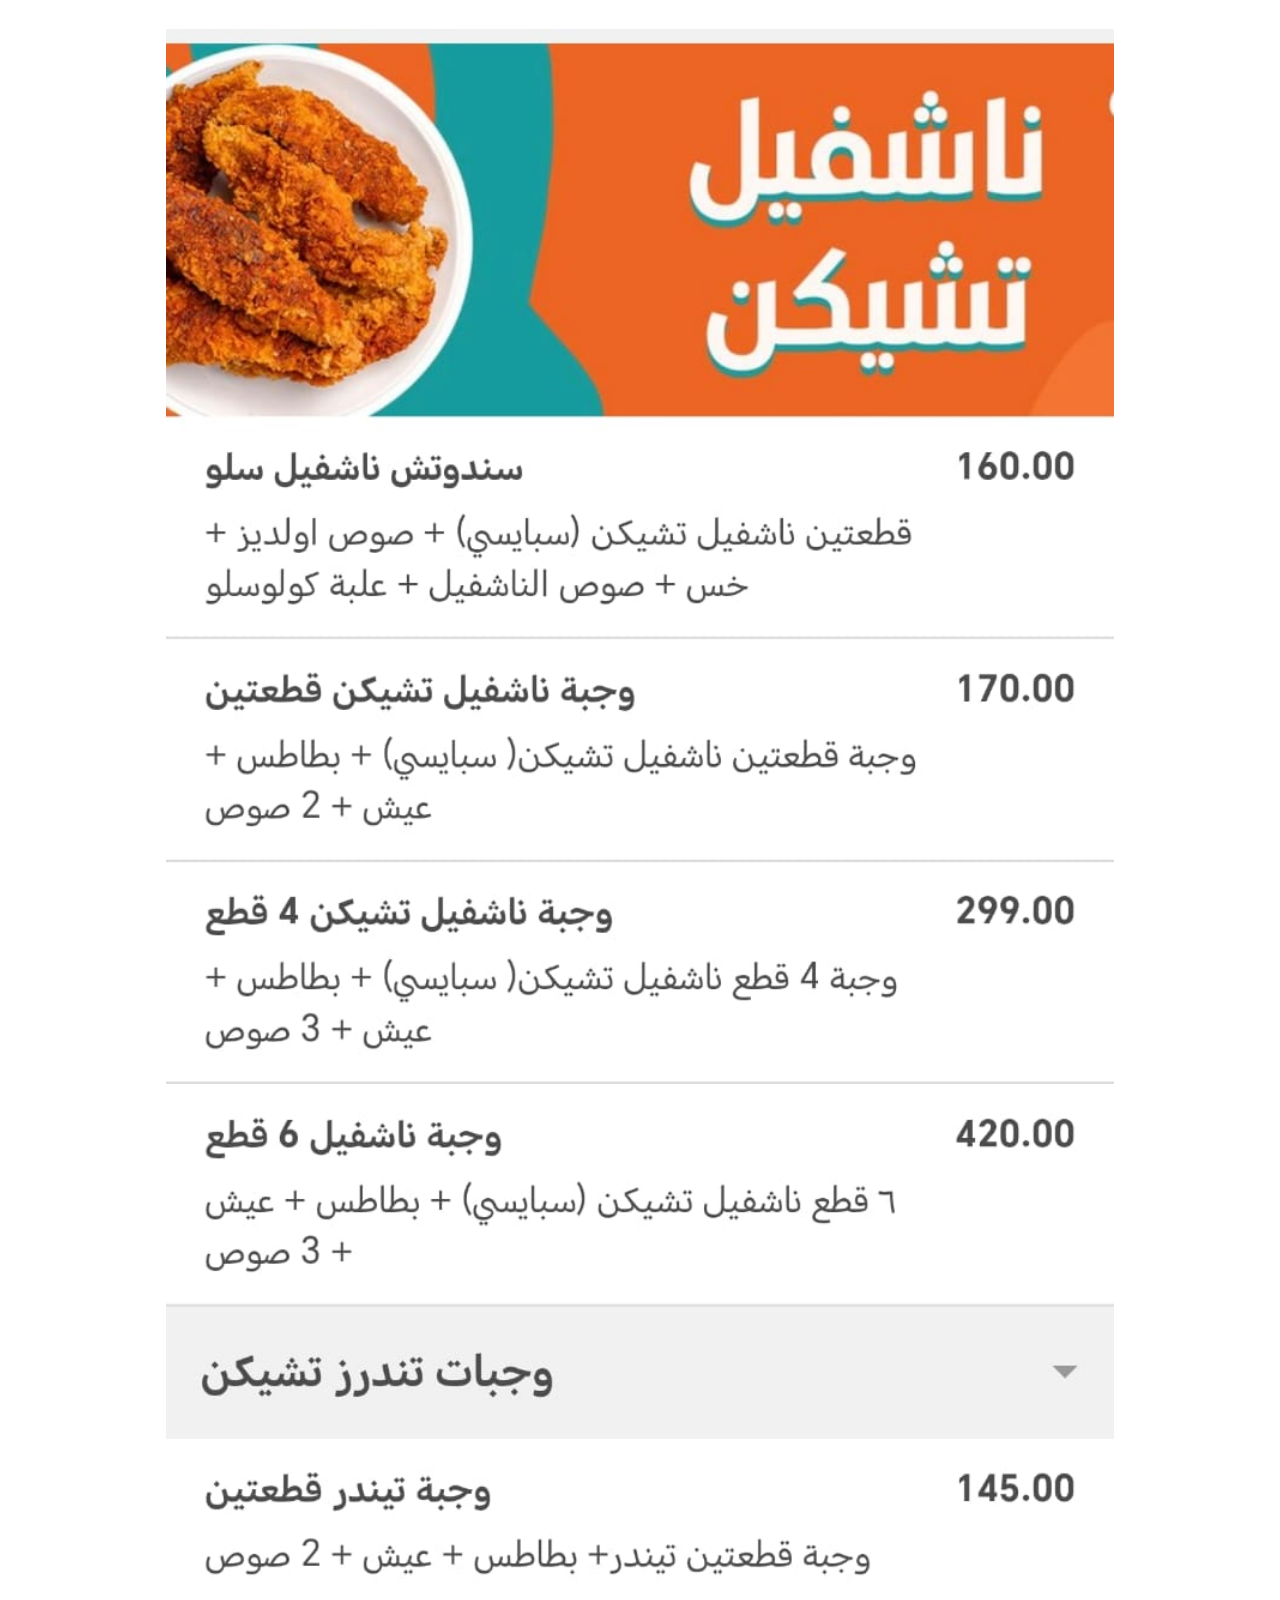
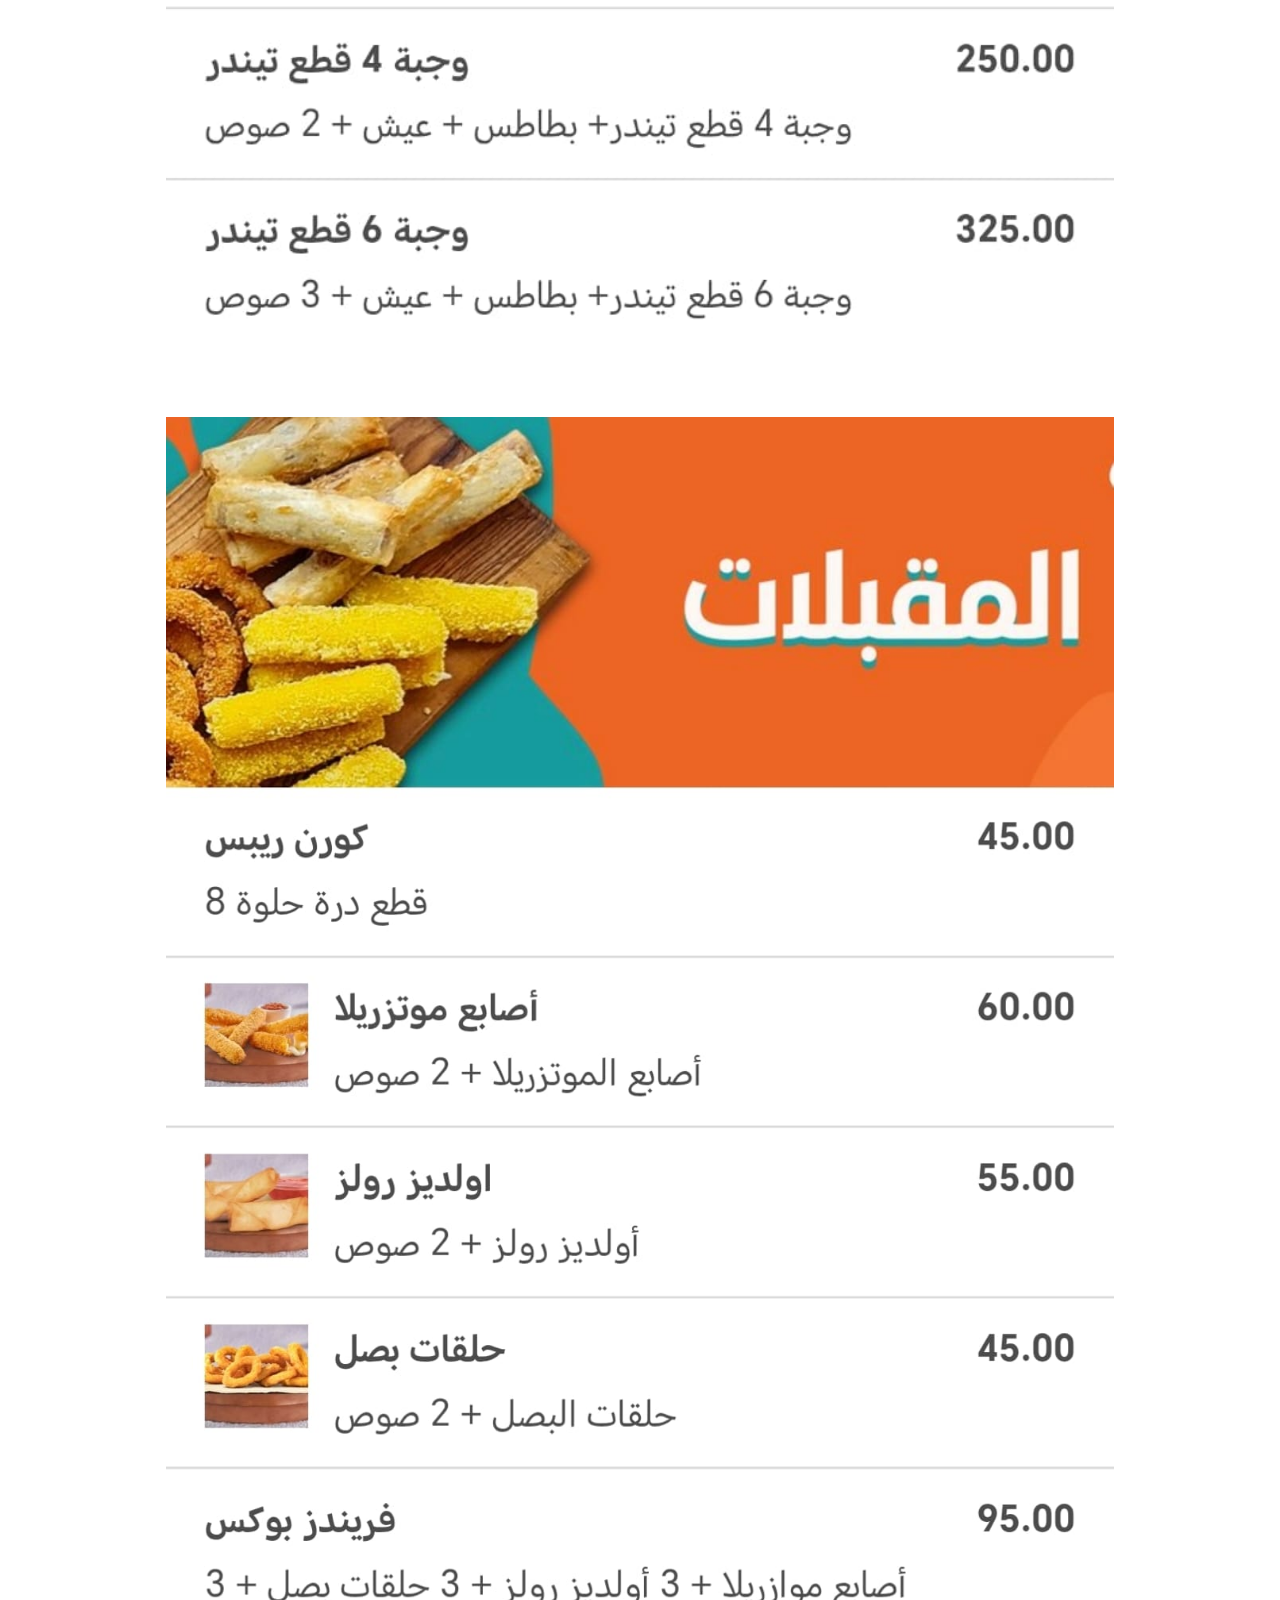
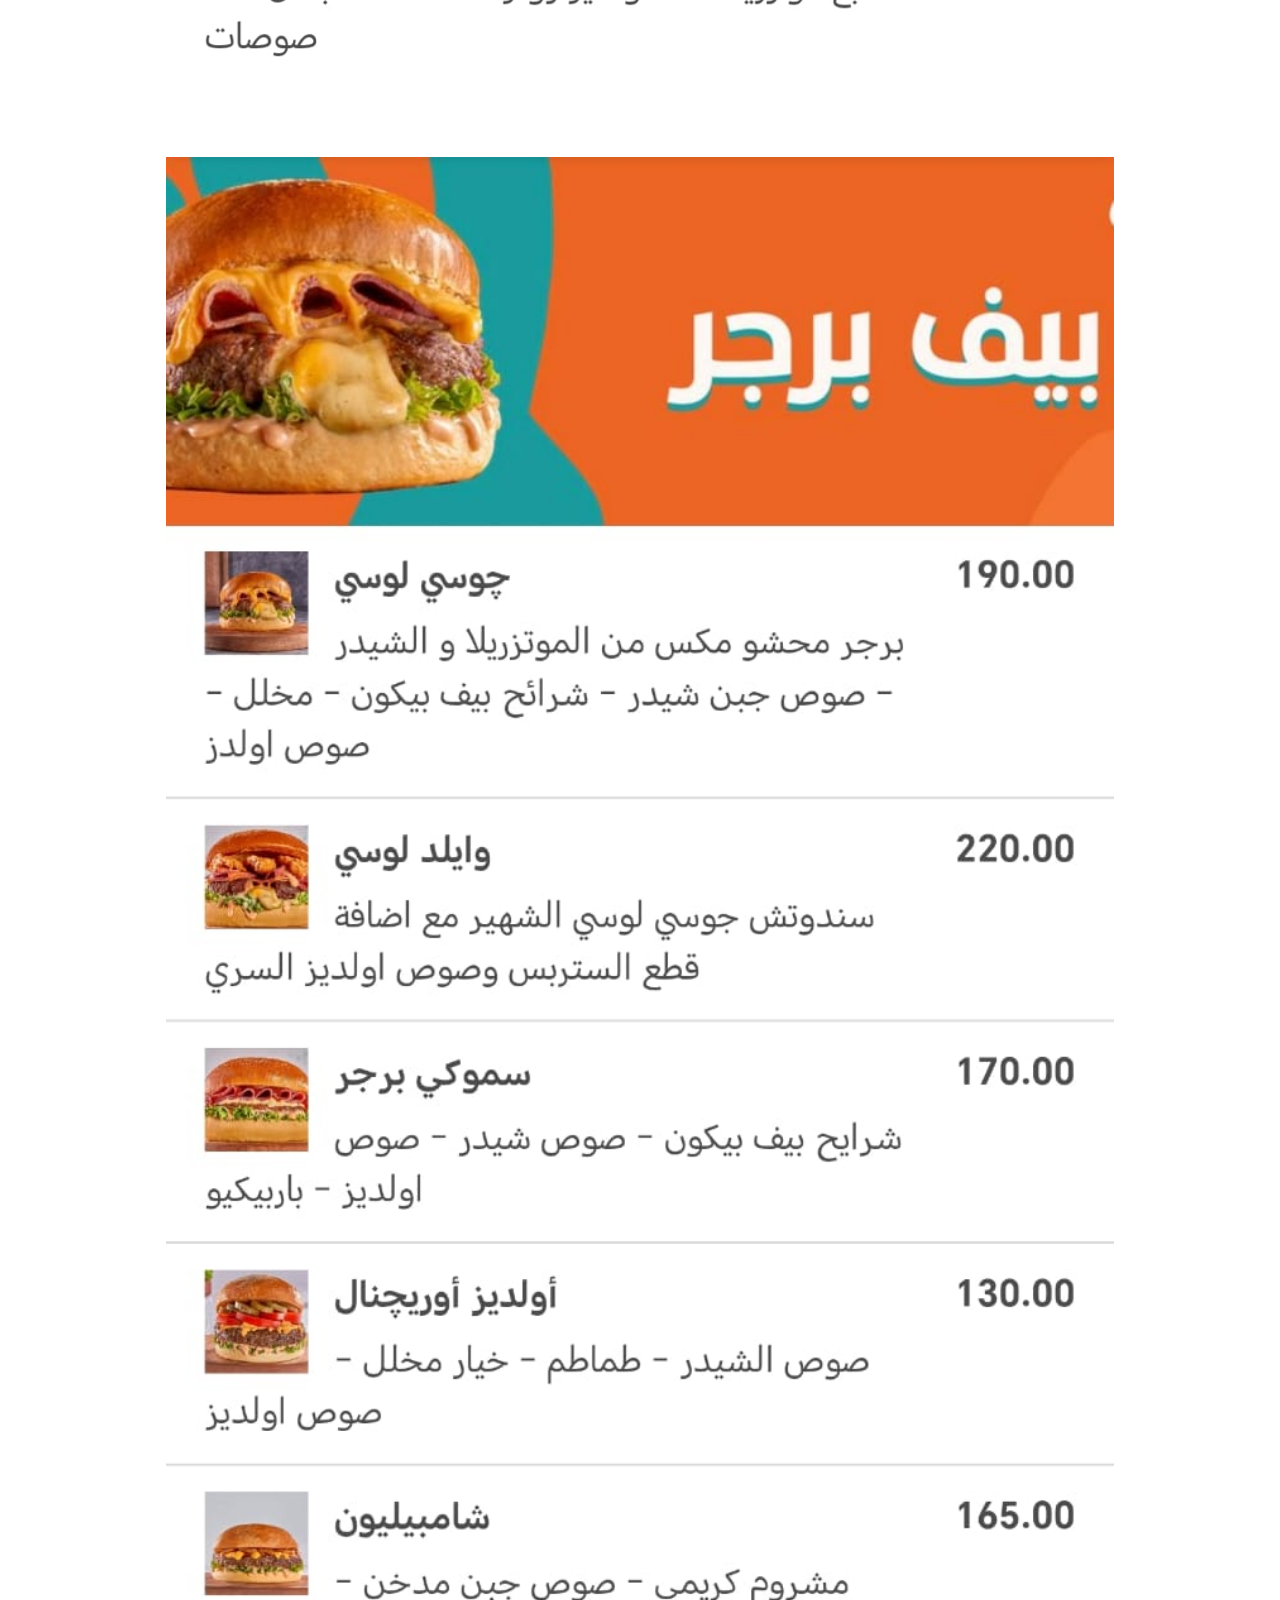
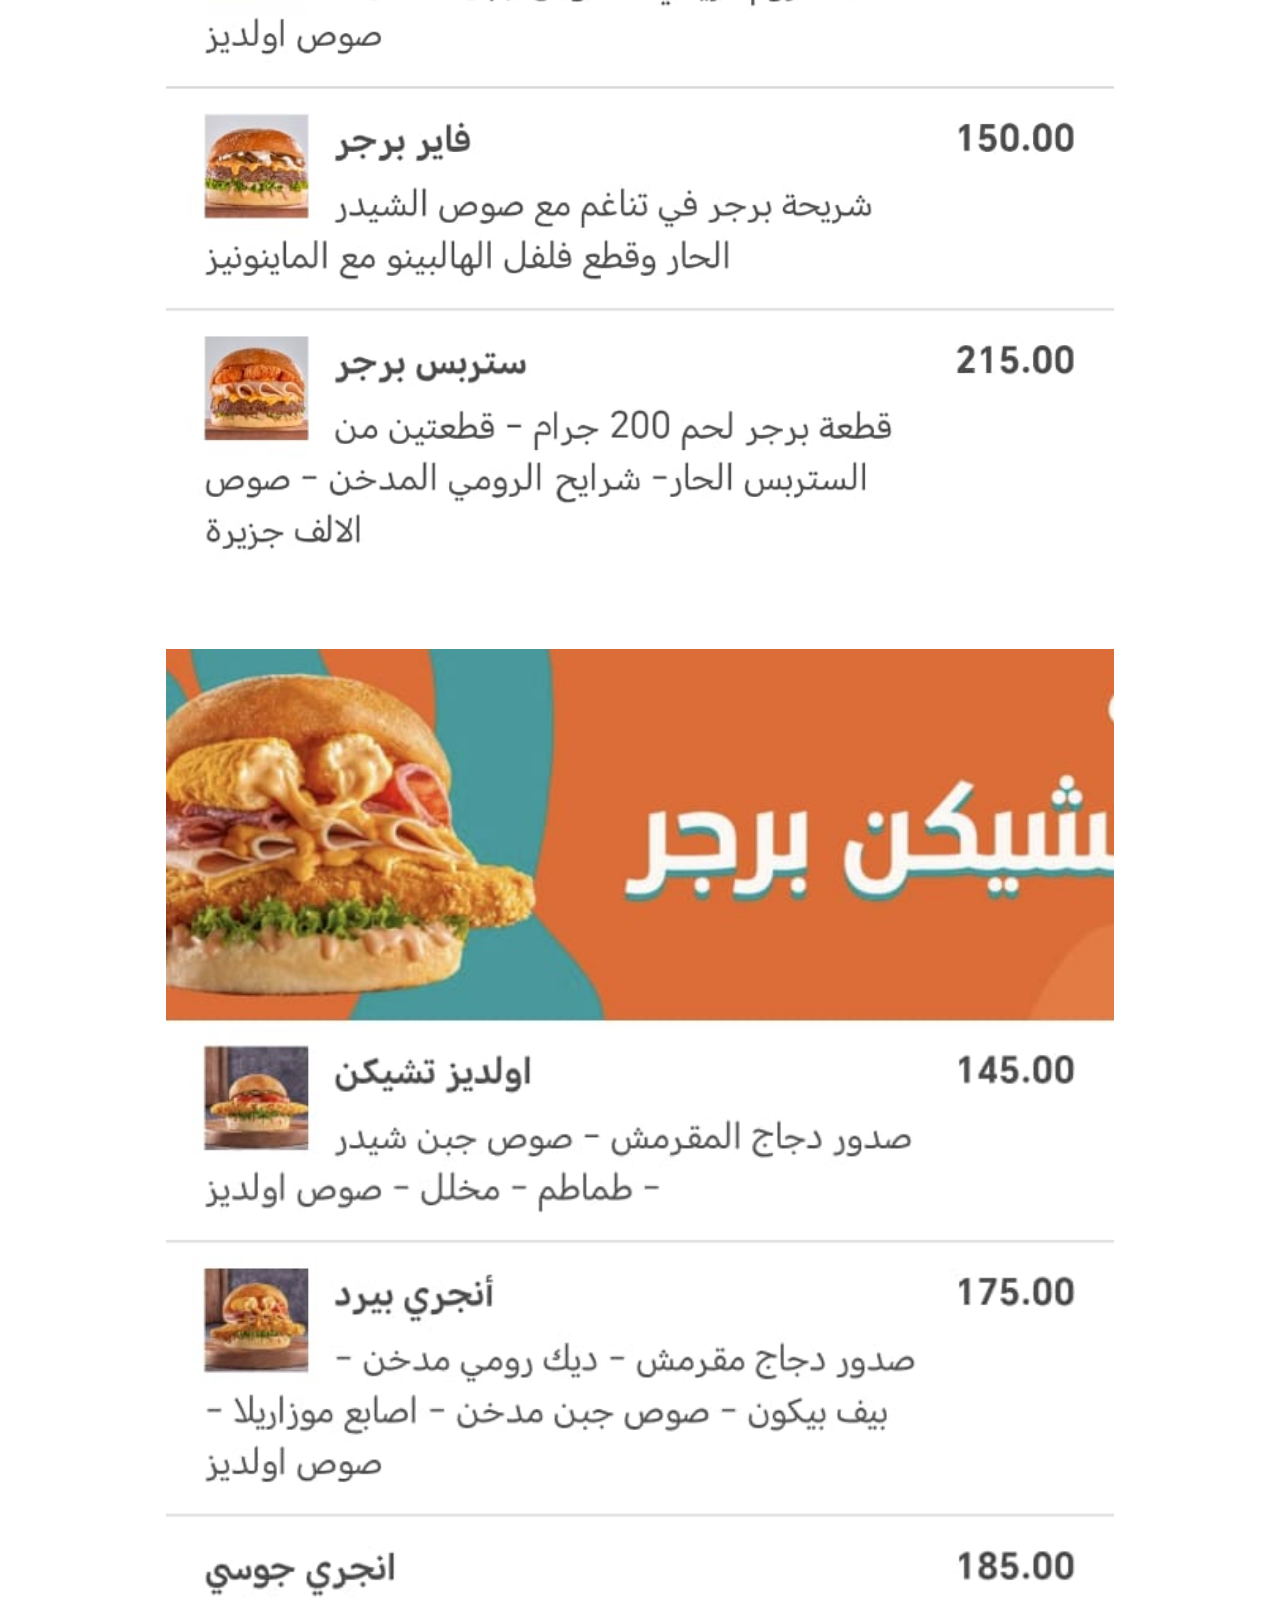
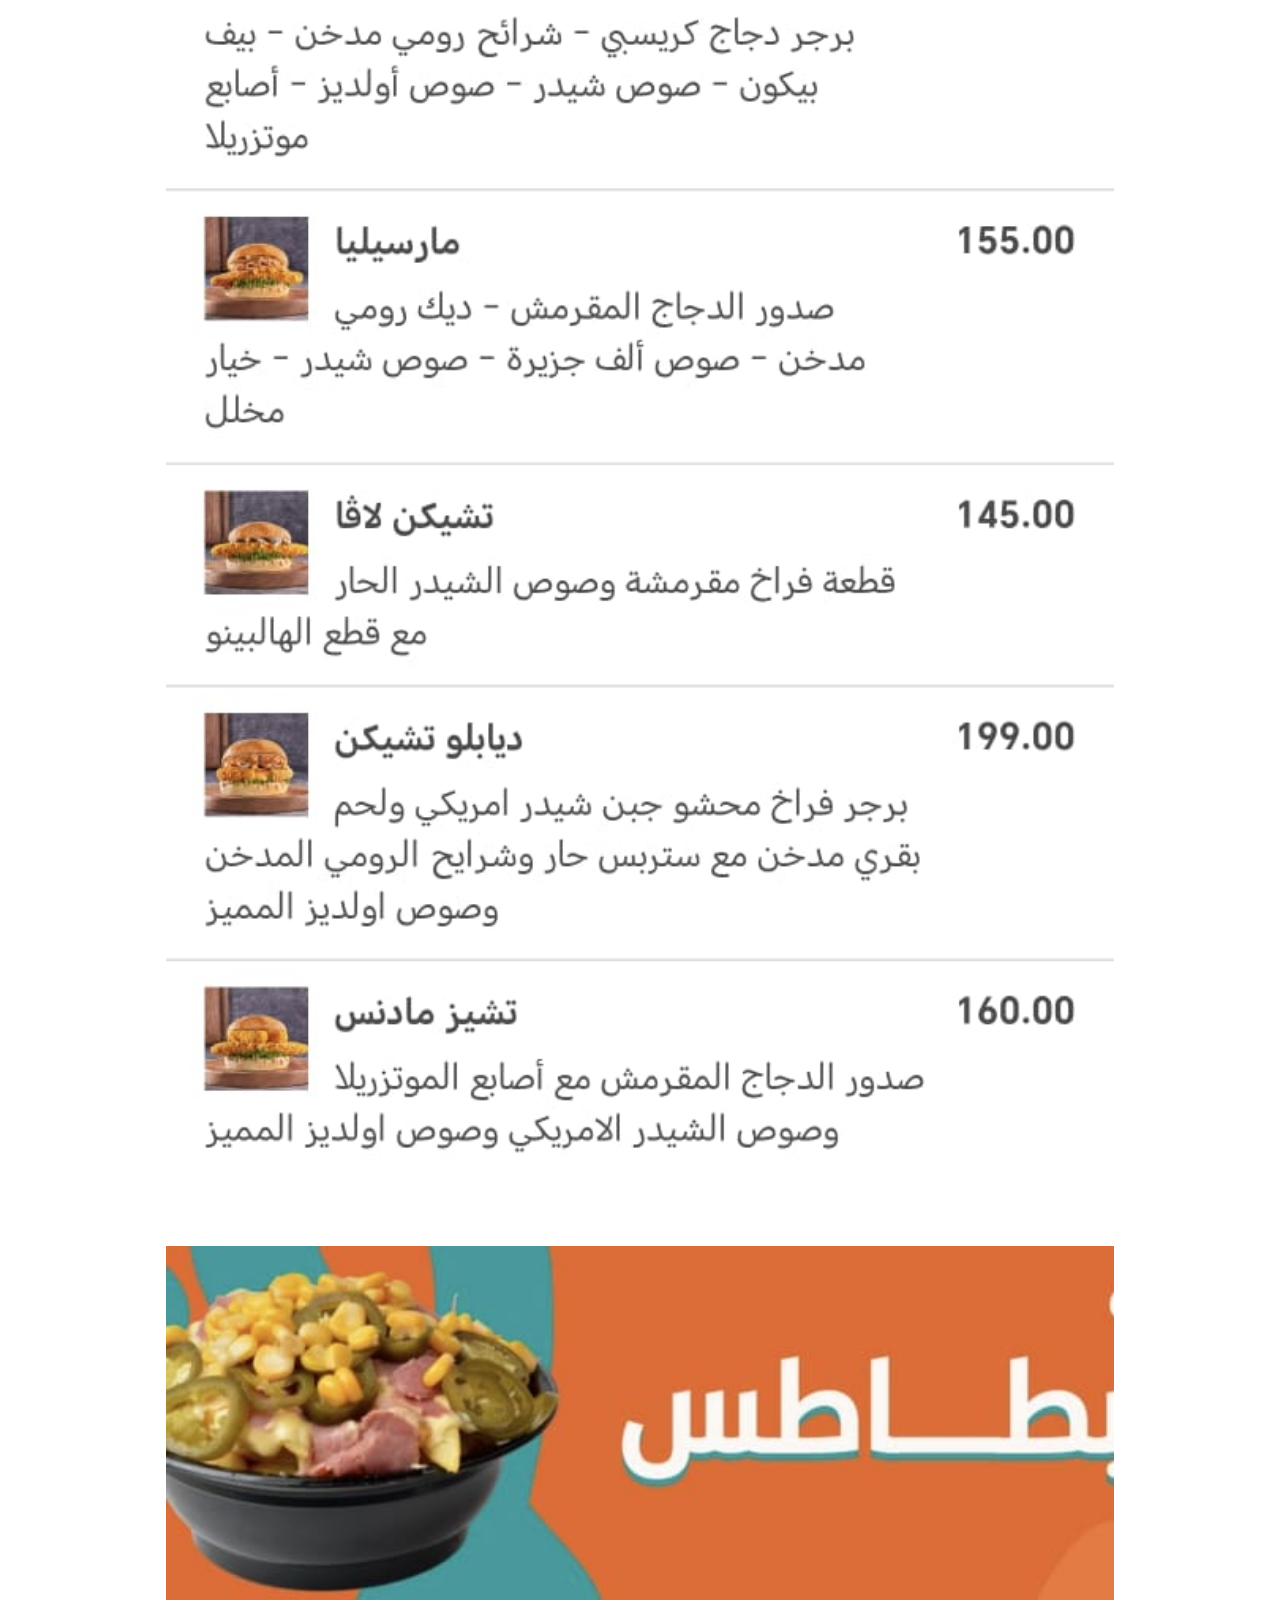
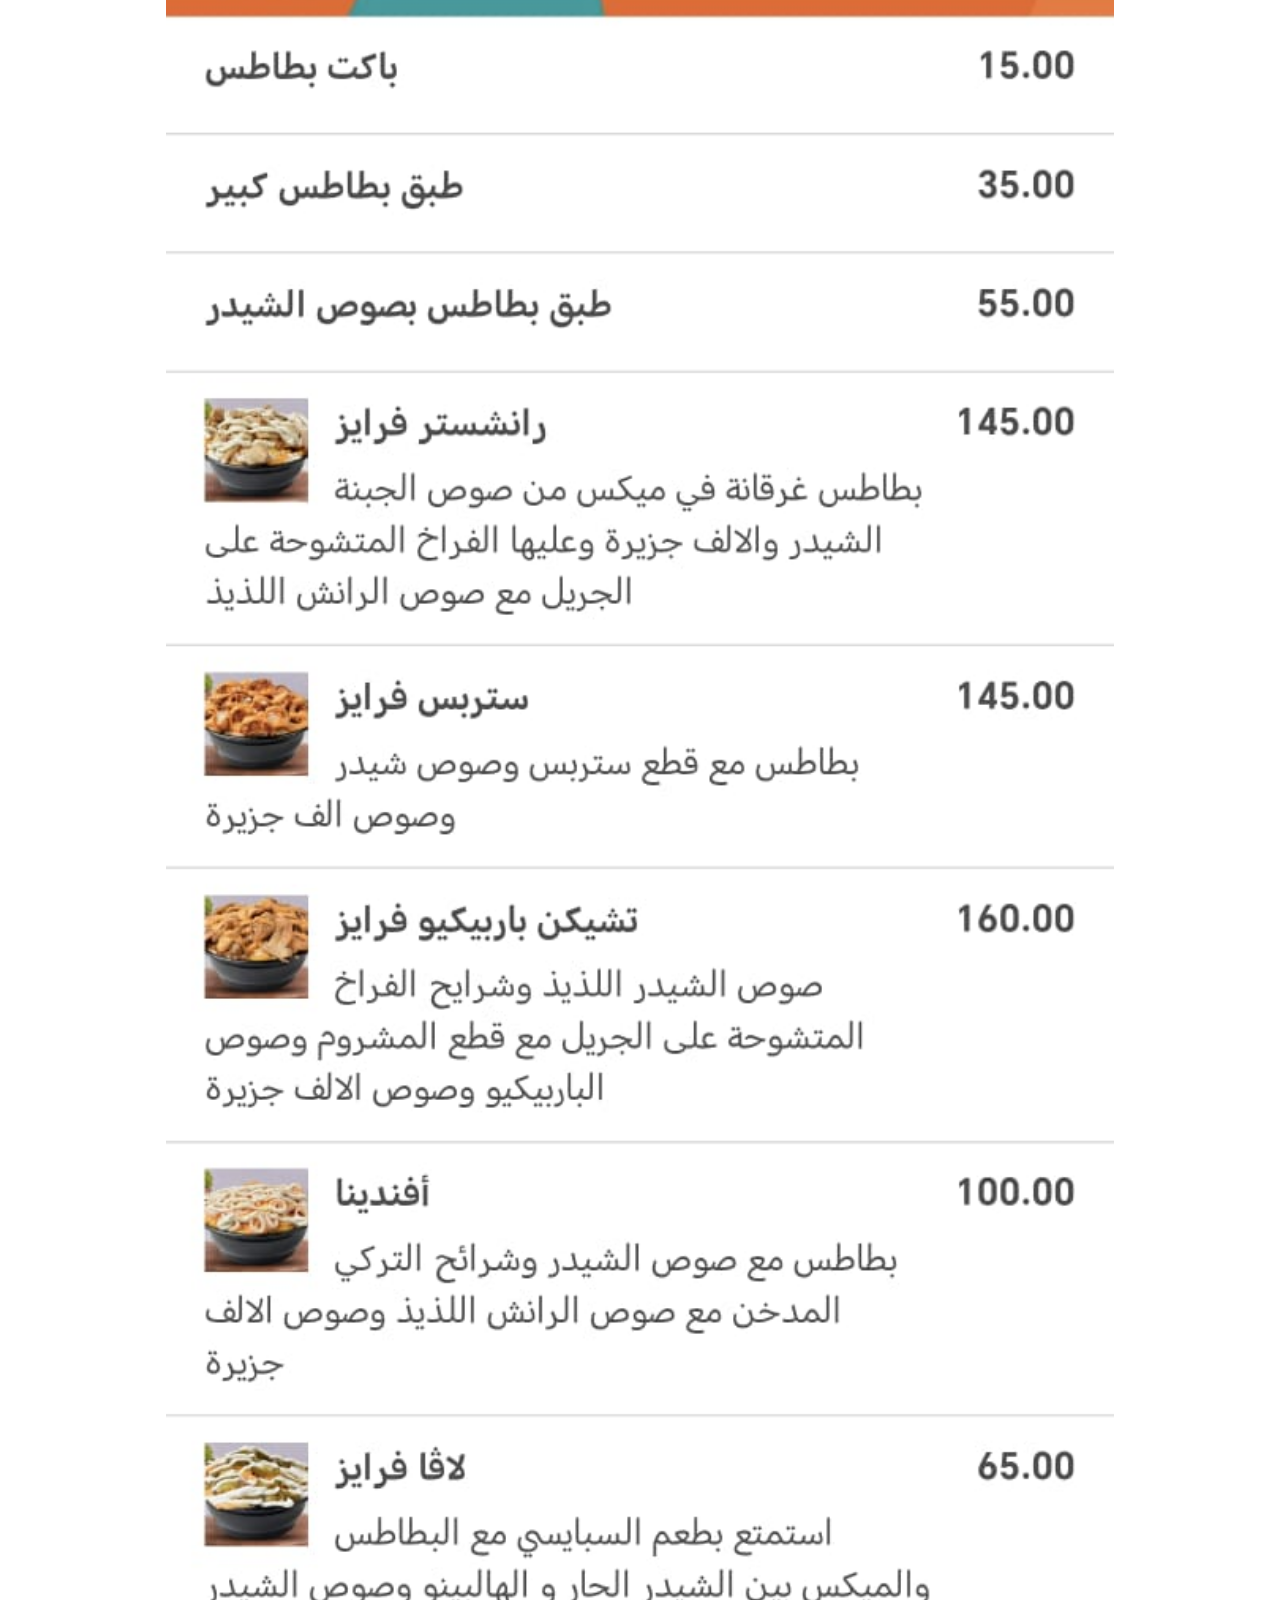
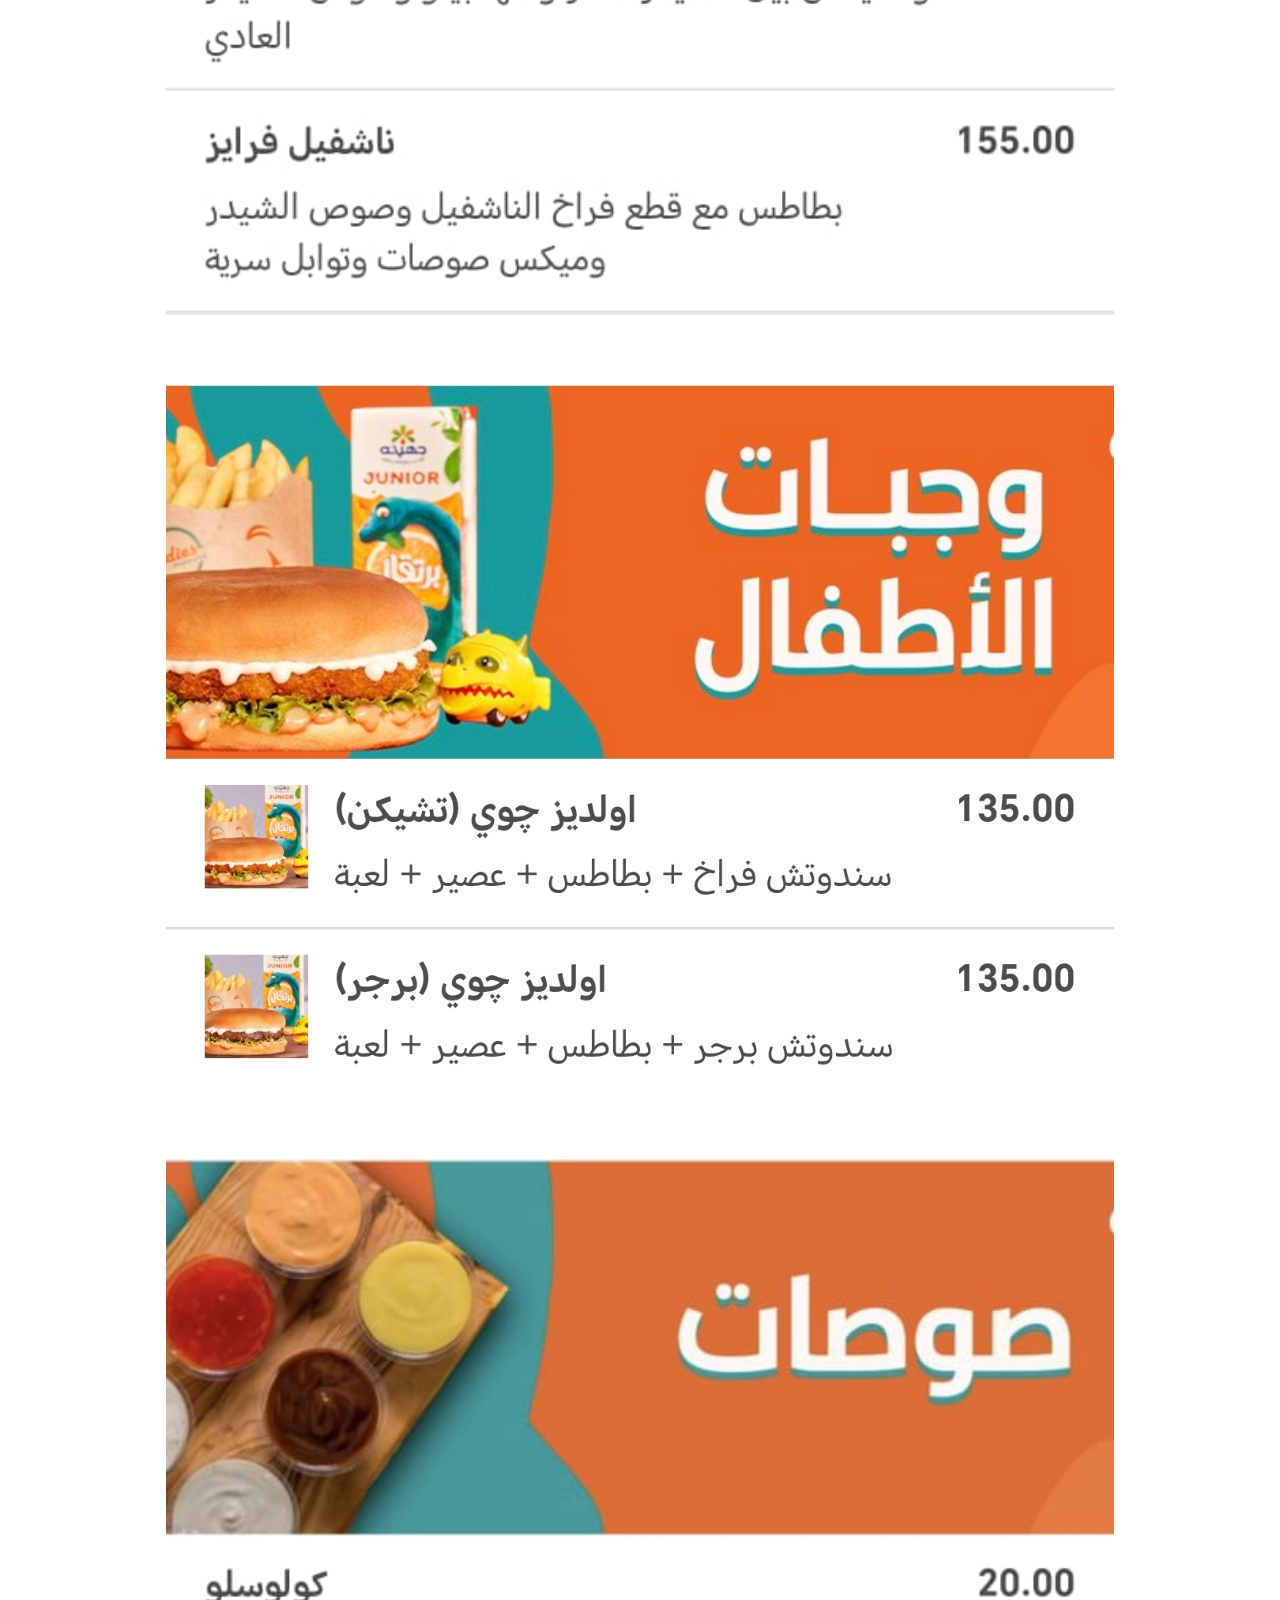
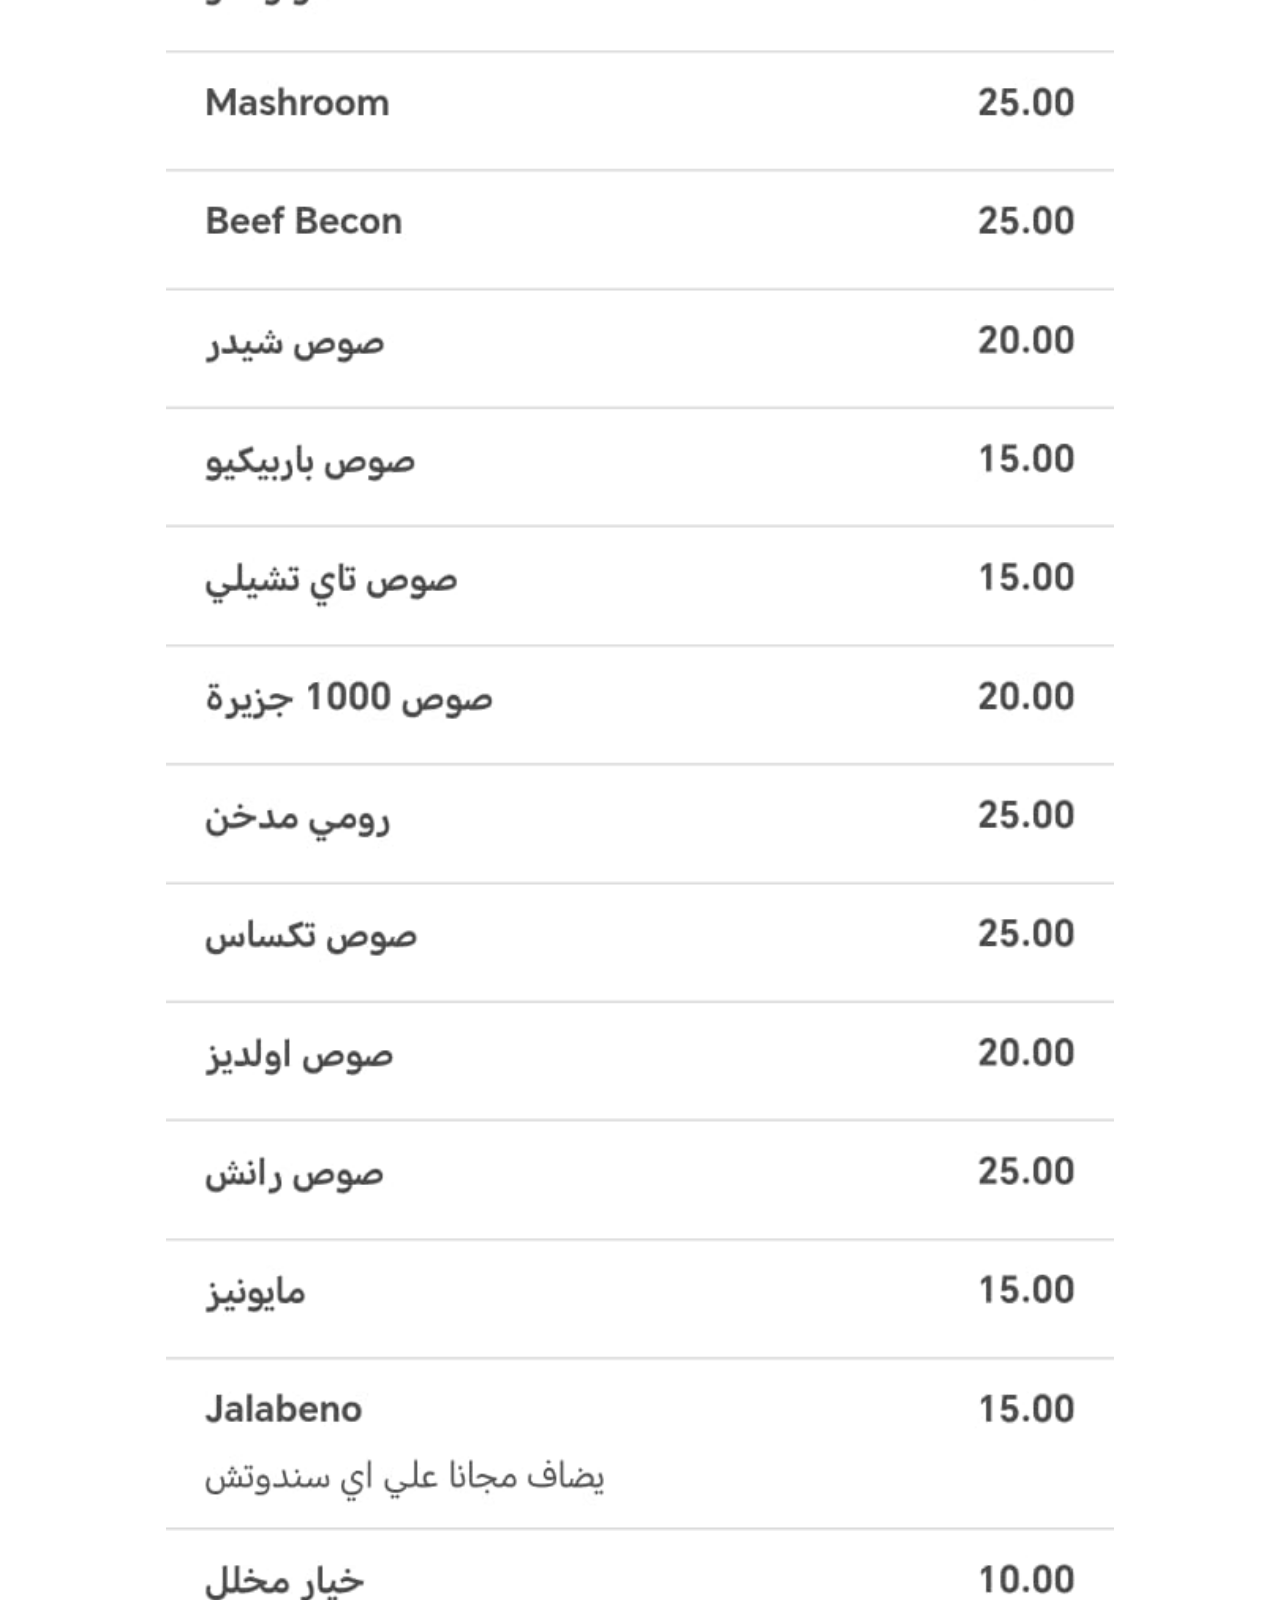
<file: code/HTML/menuu.html>
<!DOCTYPE html>
<html lang="en">
    <head>
    <meta charset="UTF-8">
    <title>menu page</title>
    <style>
        body{
            display: flex;
            flex-direction: column;
            gap: 70px;
        }
        .imge{
            width: 75%;
            margin-left: 12.5%;
        }
    </style>
    </head>
    <body>
    <script type="module">

    import { restaurants } from '.././JS/data/restrant.js';

    const ACN = restaurants.length - 1;

    const urlparms = new URLSearchParams(window.location.search);
    let counter = Number(urlparms.get('c')) || 0;

    if (!restaurants[counter]){
        counter = 0;
    }

    let ON = Object.keys(restaurants[counter]).length - 3;

    let counter2 = 1;

            while( ON >= counter2){

                let img = document.createElement("img");
                let imgsrc = "imge" + counter2;
                let imgsrc2 = restaurants[counter][imgsrc];
                img.src = imgsrc2;

                img.className = "imge"

                document.body.appendChild(img);

                counter2++;
            }

    </script>
    </body>
</html>
</file>
<file: code/CSS/style.css>
@import url('https://fonts.googleapis.com/css2?family=Cairo:wght@200..1000&family=Rubik:ital,wght@0,300..900;1,300..900&display=swap');
*{
    margin: 0;
    padding: 0;
    box-sizing: border-box;
}
body{
    font-family: 'Rubik' , sans-serif;
    display: flex;
    height: 100vh;
    width: 100vw;
    flex-direction: column;
    gap: 20px;
    direction: rtl;
    max-width: 100%;
    overflow-x: hidden;
}
li{
    list-style: none;
}
.uol a{
    text-decoration: none;
    position: relative;
}
header{
    display: flex;
    justify-content: space-between;
    width: 100vw;
    height: fit-content;
    padding: 10px;
    box-shadow: 0 2px 5px rgba(0, 0, 0, 0.05);
    padding-bottom: 0;
}
ul{
    display: flex;
    flex-direction: row;
    justify-content: space-around;
    width: 12vw;
}
.uol a::after{
    content: "";
    position: absolute;
    height: 3px;
    background-color: #6a6a6a;
    width: 40px;
    left: -2px;
    top: 7px;
    z-index: -1;
    transition: all 500ms ease;
    rotate: -20deg;
    opacity: 0;
}
.uol a:hover::after{
    opacity: 1;
    z-index: 1;
    top: 20px;
    rotate: 0deg;
}
main{
    display: flex;
    flex-direction: row;
    justify-content: space-between;
}
section{
    display: flex;
    flex-direction: column;
    gap: 20px;
    padding: 10px;
}
.contaner{
    display: flex;
    flex-direction: row;
    justify-content: space-between;
    border: black 1px solid;
    padding: 5px;
    border-radius: 10px;
    transition: all 200ms ease;
    width: 100%;
    height: 150px;
}
.pra{
    font-size: xx-large;
}
button{
    background-color: #fff;
    border-radius: 8px;
    padding: 5px;
    margin-right: 10px;
}
.btn{
    margin-top: 65px;
}
.btn button{
    transition: all 200ms ease;
}
.btn button:hover{
    box-shadow: 2px 2px 8px 1px black;
}
.svg{
    display: none;
}
svg{
    width: 50px;
    height: 50px;
}
.number{
  position: fixed;
  top: 25%;
  left: 50%;
  transform: translate(-50%, -50%);
  background-color: white;
  border: 3px solid #ff0000;
  padding: 50px;
  box-shadow: 0 0 10px black;
  font-size: 24px;
  z-index: 20;
  display: flex;
  flex-direction: column;
  gap: 10px;
}
form.search1{
    width: 100%;
    display: flex;
    justify-content: center;
}
input.search{
    width: 35%;
    padding: 10px;
    border-radius: 20px;
}
.hum{
    display: none;
}
</file>
<file: code/CSS/footer.css>
footer svg{
    width: 50px;
    fill: var(--color);
}
footer a{
    position: relative;
    text-decoration: none;
}
footer{
    display: flex;
    border-top: 1px solid #eee;
    justify-content: center;
    padding: 30px;
}
footer a::after{
    content: "";
    position: absolute;
    opacity: 0;
    z-index: -1;
    rotate: 45deg;
    bottom: 50%;
    left: 50%;
    transform: translateX(-50%);
    width: 0;
    height: 0;
    border-left: 10px solid transparent;
    border-right: 10px solid transparent;
    border-top: 10px solid var(--color);
    transition: all 500ms ease;
}
footer a:hover::after{
    rotate: 0deg;
    bottom: 105%;
    opacity: 1;
    z-index: 1;
}
.fb::before{
    content: "facebook";
    position: absolute;
    opacity: 0;
    z-index: -1;
    rotate: 45deg;
    width: 73px;
    color: black;
    background-color: var(--color);
    border-radius: 50px;
    bottom: 0%;
    left: 50%;
    transform: translateX(-50%);
    padding: 5px;
    transition: all 500ms ease;
}
.fb:hover:before{
    rotate: 0deg;
    bottom: 120%;
    opacity: 1;
    z-index: 1;
}
.wa::before{
    content: "whatsapp";
    position: absolute;
    opacity: 0;
    z-index: -1;
    rotate: 45deg;
    width: 73px;
    color: black;
    background-color: var(--color);
    border-radius: 50px;
    bottom: 0%;
    left: 50%;
    transform: translateX(-50%);
    padding: 5px;
    transition: all 500ms ease;
}
.wa:hover:before{
    rotate: 0deg;
    bottom: 120%;
    opacity: 1;
    z-index: 1;
}
</file>
<file: code/CSS/color2.css>
*{
    color: #2D3748;
}
body{
    background-color: #f0f4f8;
}
.call{
    background-color: #2f855a;
}
.location{
    background-color: #2b6cb0;
}
.menu{
    background-color: #00a8cc;
}
.contaner{
    background-color: #FFF;
}
footer{
    background-color: #F8F9FA;
}
header{
    background-color: #008080;
}
#hello , header a{
    color: #FFF;
}
</file>
<file: code/CSS/phon.css>
@media(max-width: 1000px){
    main{
        display: flex;
        flex-direction: column;
    }
    .number{
        width: 36%;
    }
    .hum{
        display: flex;
        flex-direction: column;
        gap: 5px;
        background-color: black;
        border: none;
        border-radius: 50%;
        margin-left: 10px;
        position: relative;
        width: fit-content;
        padding: 10px;
    }
    .hum div{
        background-color: white;
        width: 40px;
        height: 5px;
        border-radius: 10px;
    }
    .hum2{
        display: none;
    }
    .hum3{
        top: 14px;
        left: 5px;
        rotate: 45deg;
        margin-top: 10px;
    }
    .hum4{
        left: 5px;
        top: 24px;
        rotate: -45deg;
        margin-bottom: 10px;
    }
    .hum5{
        position: absolute;
        width: 50px !important;
    }
    .hum6{
        width: 62px;
        height: 55px;
    }
    .uol{
        display: none;
    }
    .hum7{
        display: flex !important;
        flex-direction: column;
        gap: 20px;
    }
    .list{
        display: flex;
        justify-content: center;
    }
}
</file>
